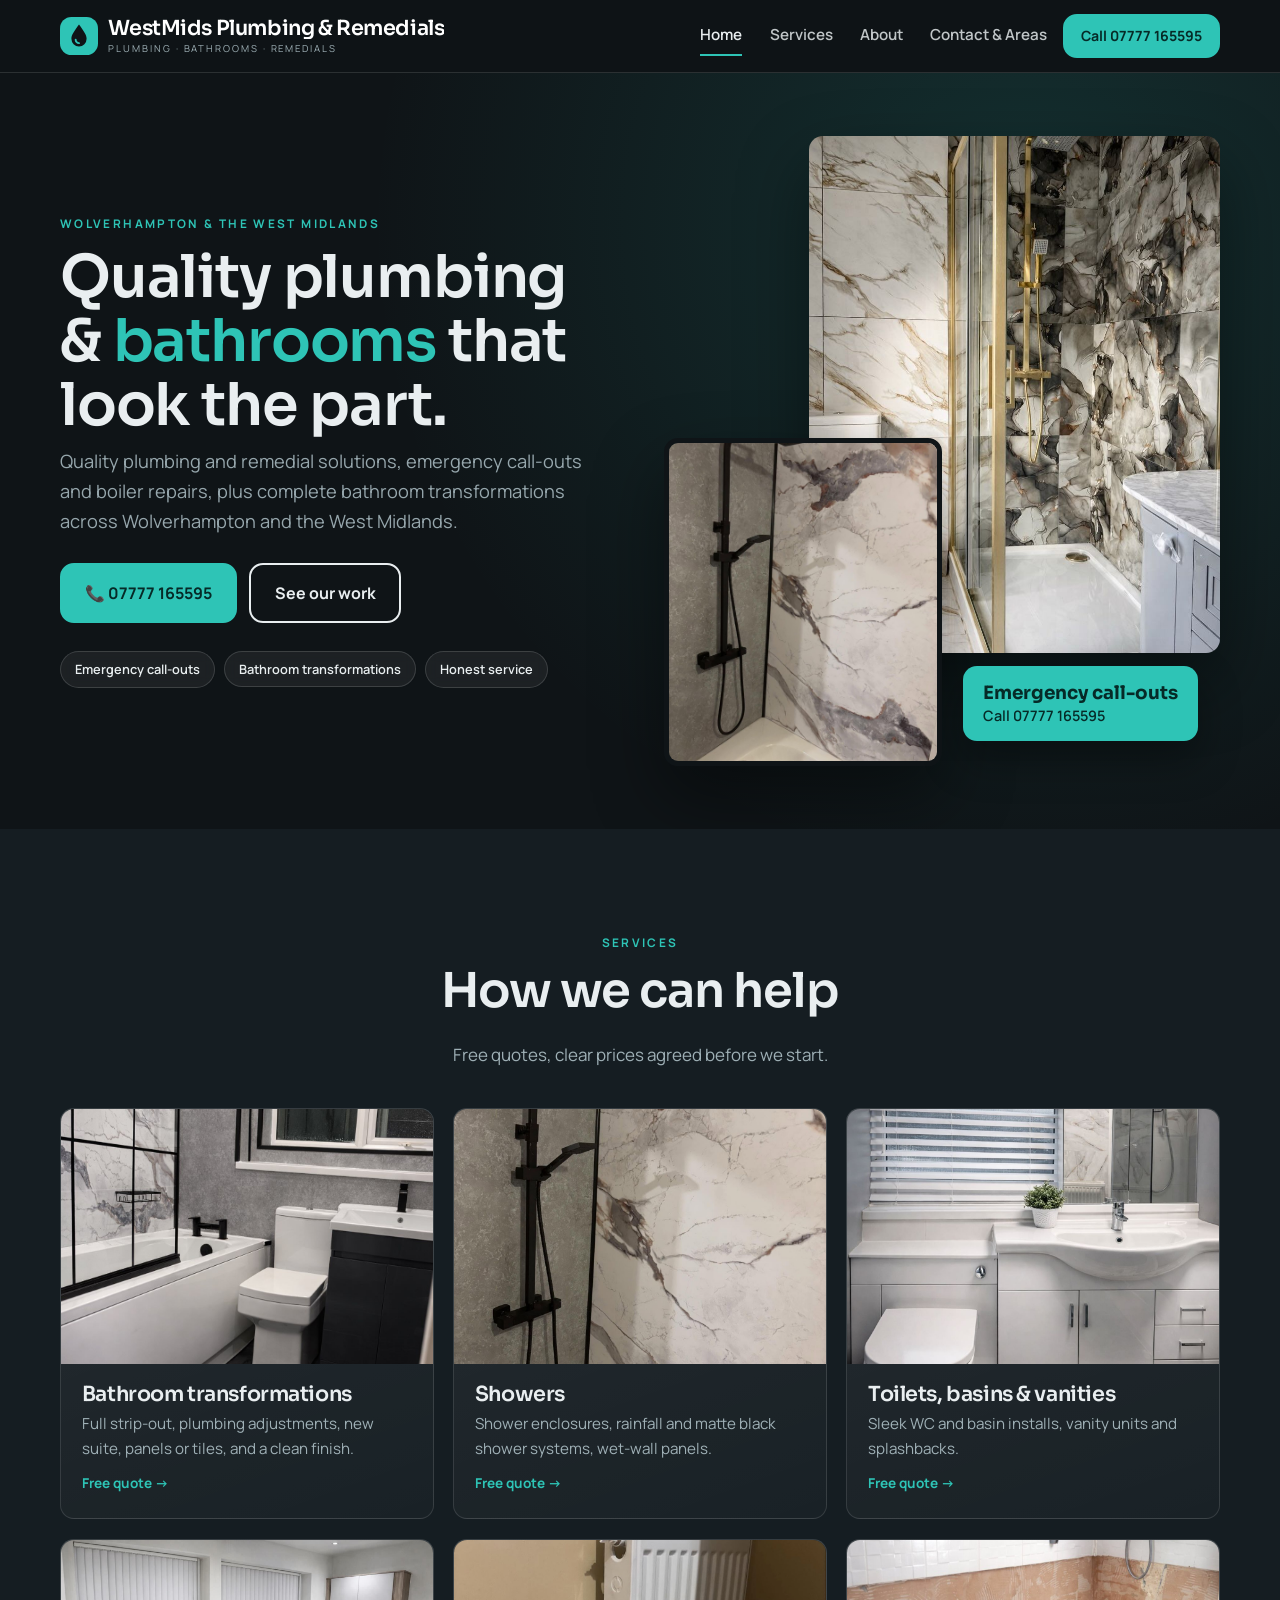
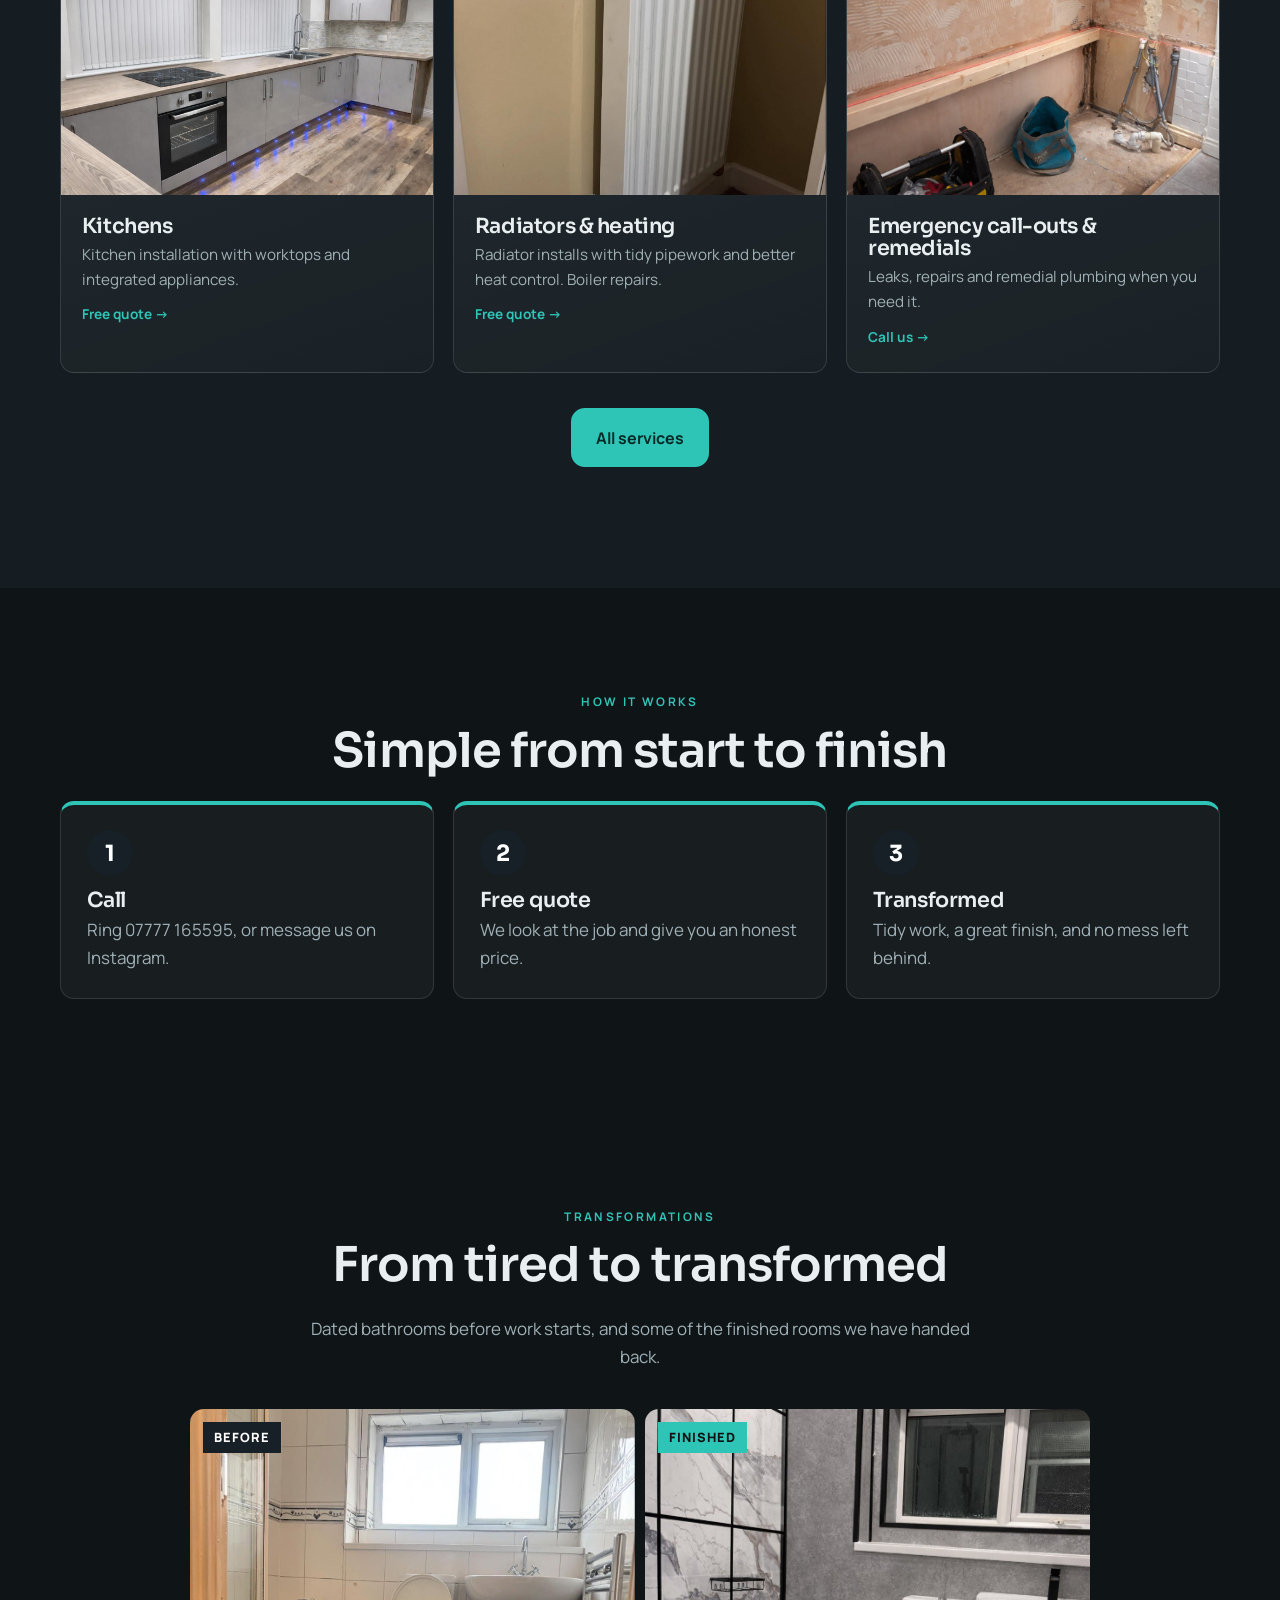
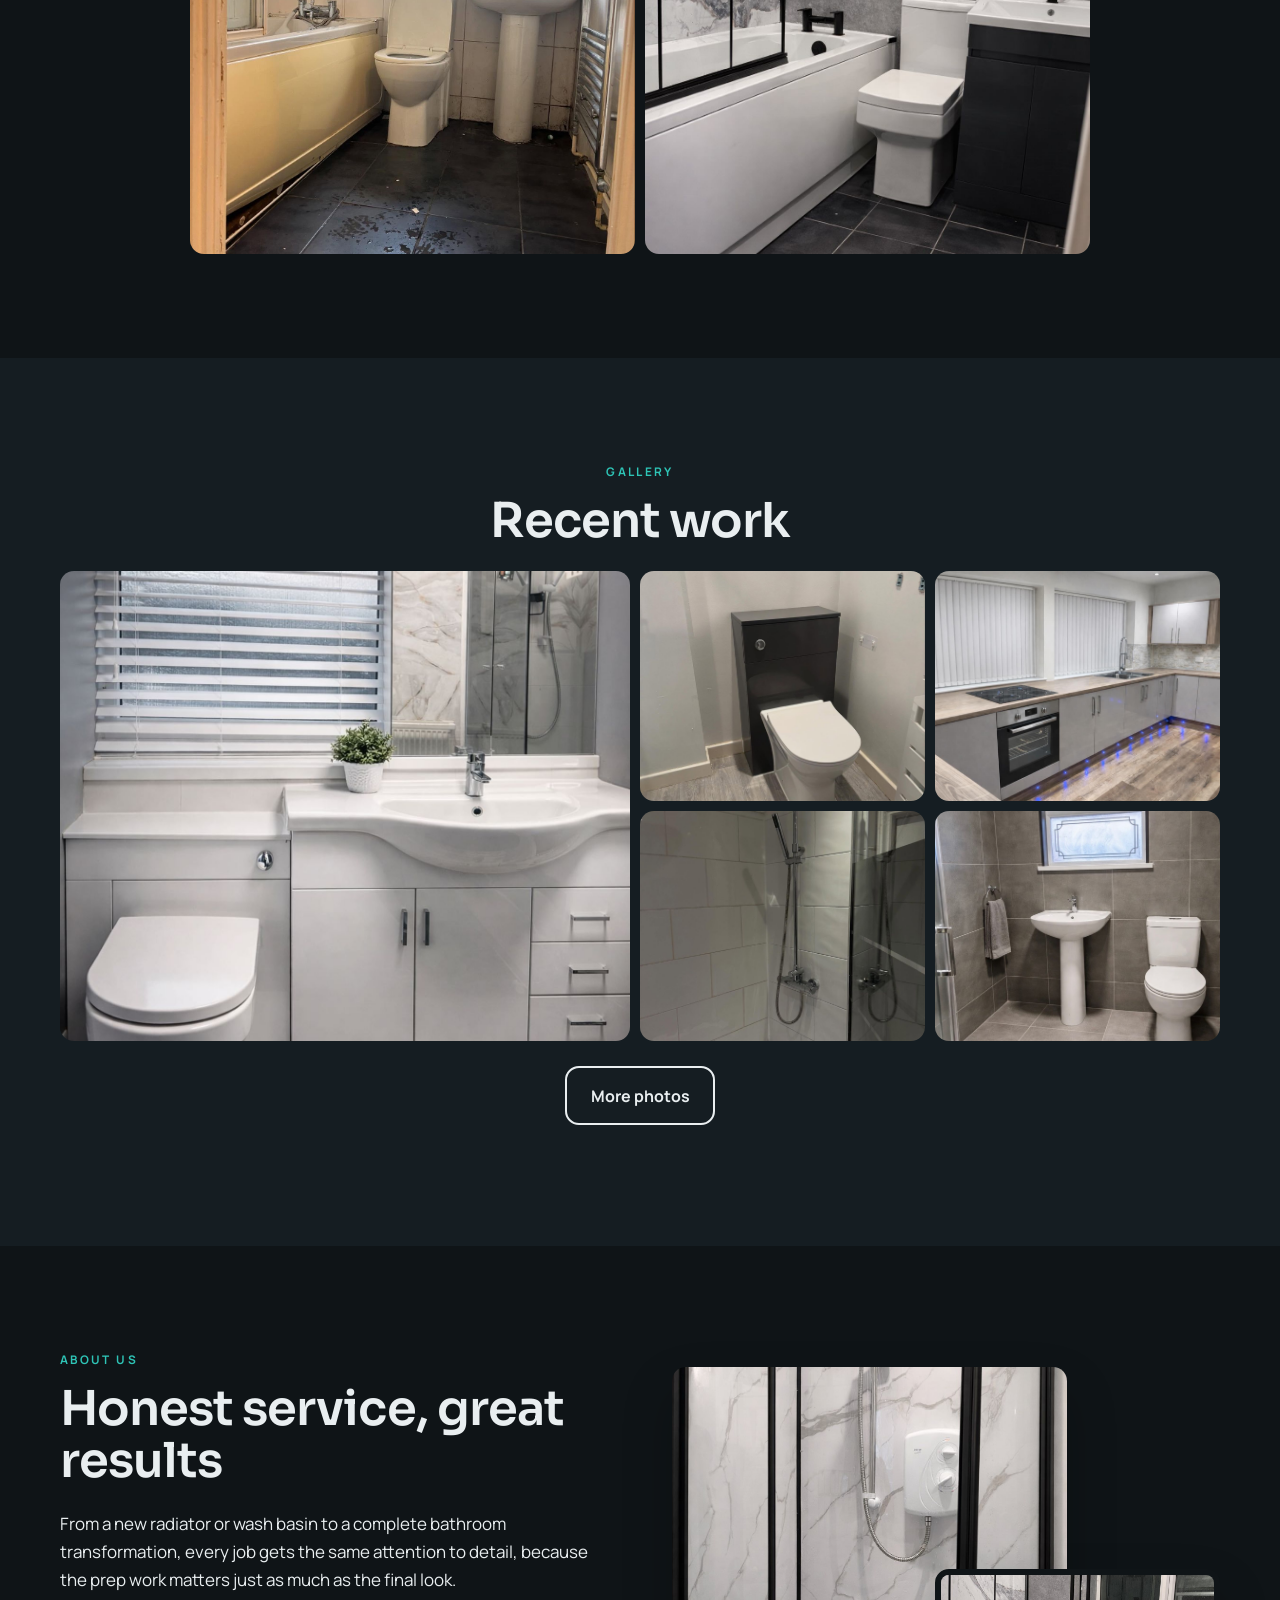
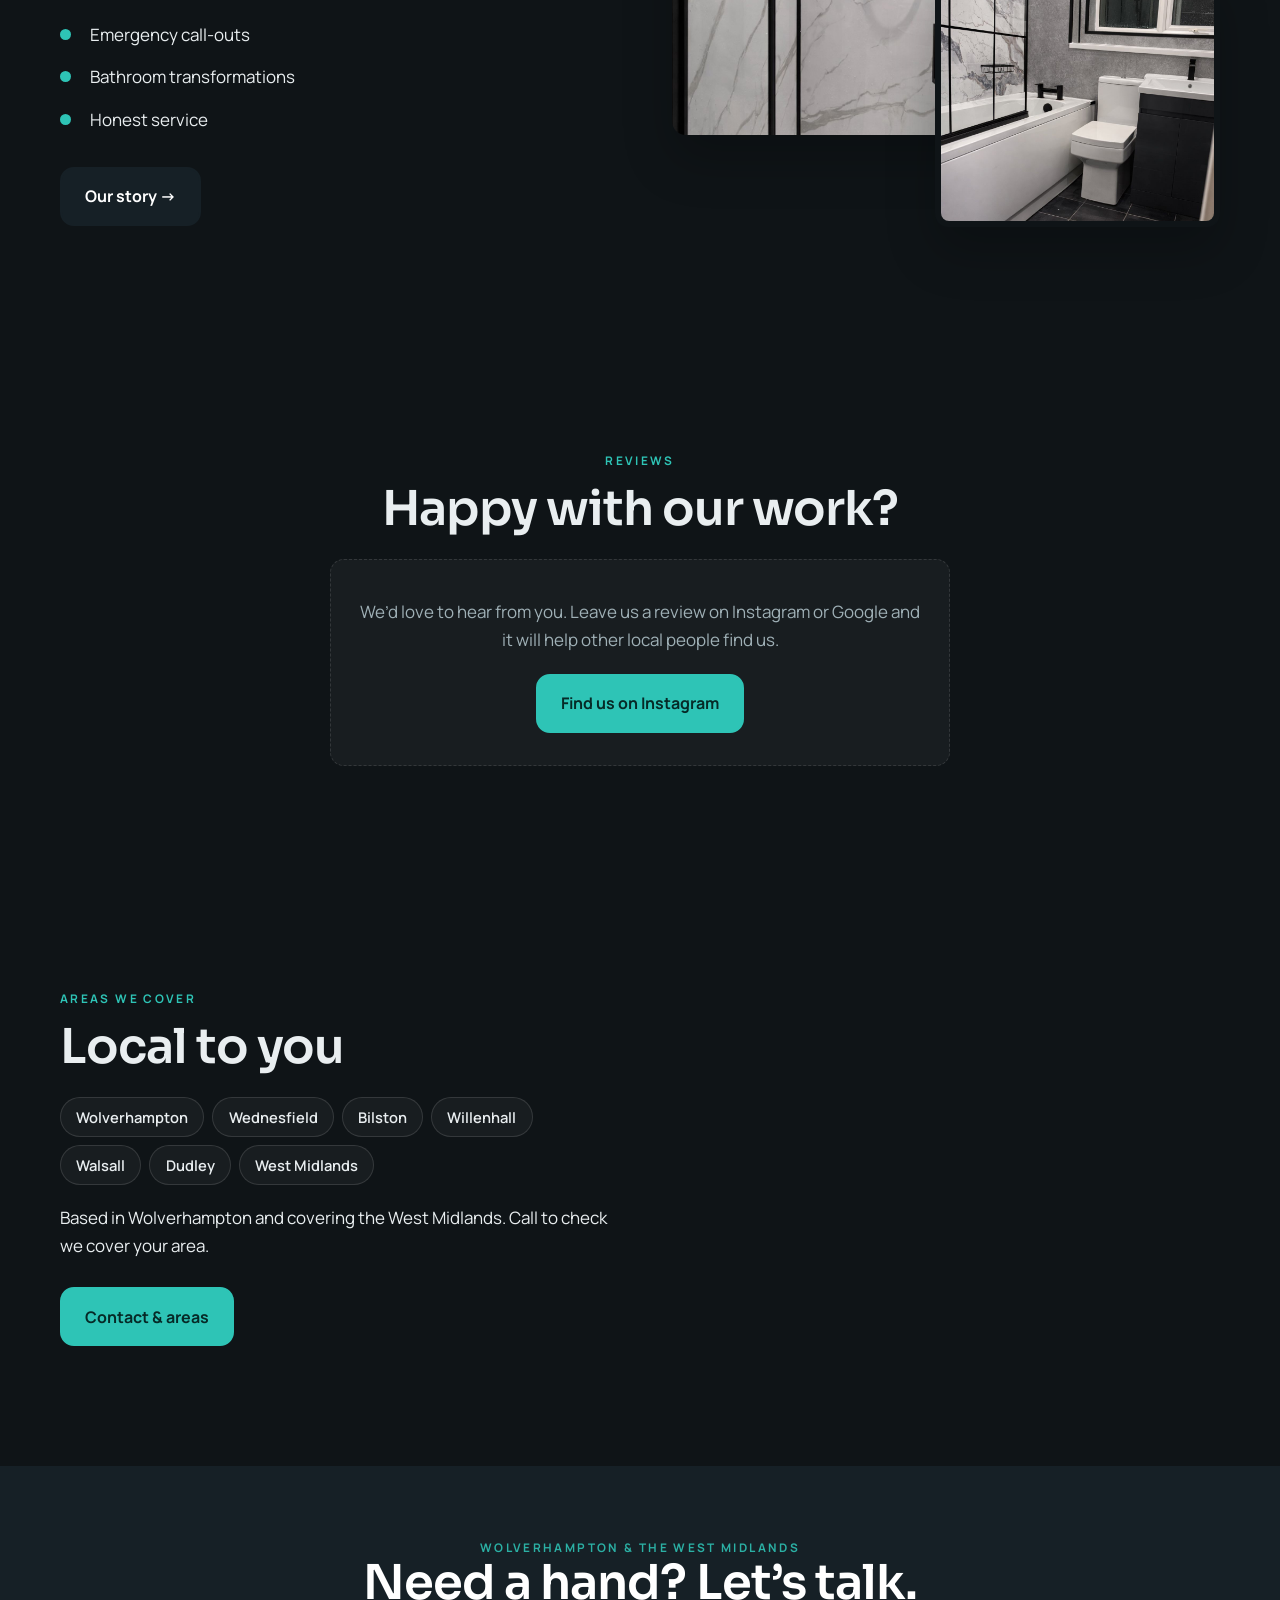
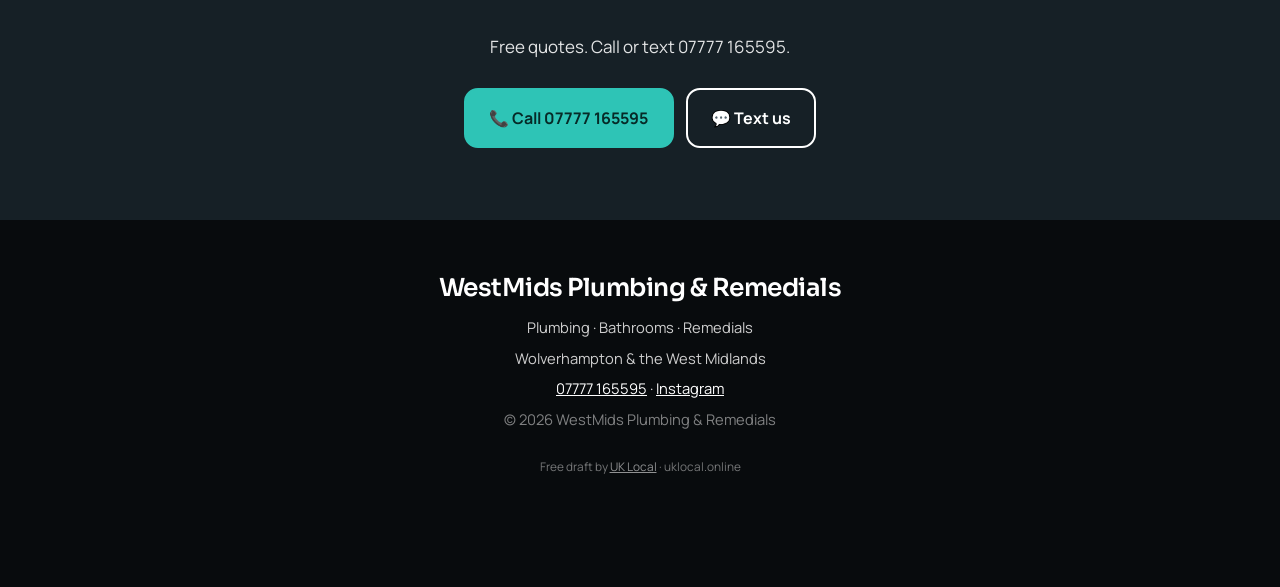
<file: index.html>
<!doctype html><html lang="en-GB"><head><meta charset="utf-8"><meta name="viewport" content="width=device-width,initial-scale=1">
<title>WestMids Plumbing &amp; Remedials | Plumbing in Wolverhampton</title><meta name="description" content="Quality plumbing and remedial solutions, emergency call-outs and boiler repairs, plus complete bathroom transformations across Wolverhampton and the West Midlands."><meta name="robots" content="noindex, nofollow"><meta name="theme-color" content="#162026">
<meta property="og:title" content="WestMids Plumbing &amp; Remedials | Wolverhampton"><meta property="og:description" content="Quality plumbing and remedial solutions, emergency call-outs and boiler repairs, plus complete bathroom transformations across Wolverhampton and the West Midlands."><meta property="og:image" content="https://westmidsplumbing.uklocal.online/assets/images/marble-gold.jpg">
<link rel="icon" href="data:image/svg+xml,%3Csvg%20viewBox%3D%220%200%2040%2040%22%20xmlns%3D%22http%3A//www.w3.org/2000/svg%22%3E%3Crect%20width%3D%2240%22%20height%3D%2240%22%20rx%3D%2212%22%20fill%3D%22%232ec4b6%22/%3E%3Cpath%20d%3D%22M20%208c5%207%208%2011%208%2015a8%208%200%200%201-16%200c0-4%203-8%208-15z%22%20fill%3D%22%230f1417%22/%3E%3Cpath%20d%3D%22M16.5%2024a3.5%203.5%200%200%200%203.5%203.5%22%20stroke%3D%22%232ec4b6%22%20stroke-width%3D%222%22%20fill%3D%22none%22%20stroke-linecap%3D%22round%22/%3E%3C/svg%3E">
<link rel="preconnect" href="https://fonts.googleapis.com"><link rel="preconnect" href="https://fonts.gstatic.com" crossorigin>
<link href="https://fonts.googleapis.com/css2?family=Sora:wght@400;600;700;800&family=Manrope:wght@400;500;600;700;800&display=swap" rel="stylesheet"><link rel="stylesheet" href="css/styles.css"></head><body>
<header class="nav"><div class="wrap nav-in"><a class="brand" href="index.html"><svg viewBox="0 0 40 40" aria-hidden="true"><rect width="40" height="40" rx="12" fill="var(--b)"/><path d="M20 8c5 7 8 11 8 15a8 8 0 0 1-16 0c0-4 3-8 8-15z" fill="#0f1417"/><path d="M16.5 24a3.5 3.5 0 0 0 3.5 3.5" stroke="var(--b)" stroke-width="2" fill="none" stroke-linecap="round"/></svg><span><b>WestMids Plumbing &amp; Remedials</b><small>Plumbing · Bathrooms · Remedials</small></span></a>
<nav class="links" id="links"><a href="index.html" class=on>Home</a><a href="services.html">Services</a><a href="about.html">About</a><a href="contact.html">Contact &amp; Areas</a></nav><a class="btn sm" href="tel:+447777165595">Call 07777 165595</a><button class="burger" id="burger" aria-label="Menu"><span></span><span></span><span></span></button></div></header><main><section class="hero split"><div class="wrap grid2"><div class="hero-in rv"><p class="eyebrow">Wolverhampton &amp; the West Midlands</p><h1>Quality plumbing &amp; <em>bathrooms</em> that look the part.</h1><p class="lead" style="color:var(--mut)">Quality plumbing and remedial solutions, emergency call-outs and boiler repairs, plus complete bathroom transformations across Wolverhampton and the West Midlands.</p>
<div class="cta"><a class="btn" href="tel:+447777165595">📞 07777 165595</a><a class="btn ghost" href="about.html#gallery">See our work</a></div><div class="badges"><span>Emergency call-outs</span><span>Bathroom transformations</span><span>Honest service</span></div></div>
<div class="pic"><img class="p1" src="assets/images/marble-gold.jpg" alt="Marble-effect tiling with a gold shower enclosure"><img class="p2" src="assets/images/black-shower.jpg" alt="Bold marble panels and a matte black shower system"><div class="hcard"><b>Emergency call-outs</b>Call 07777 165595</div></div></div></section><section class="s alt"><div class="wrap"><p class="eyebrow center">Services</p><h2 class="center">How we can help</h2><p class="center sub">Free quotes, clear prices agreed before we start.</p><div class="glass"><article class="gl rv"><img src="assets/images/bathroom-black.jpg" alt="Modern panels and matte black fittings" loading="lazy"><div><h3>Bathroom transformations</h3><p>Full strip-out, plumbing adjustments, new suite, panels or tiles, and a clean finish.</p><span class="price">Free quote →</span></div></article><article class="gl rv"><img src="assets/images/black-shower.jpg" alt="Bold marble panels and a matte black shower system" loading="lazy"><div><h3>Showers</h3><p>Shower enclosures, rainfall and matte black shower systems, wet-wall panels.</p><span class="price">Free quote →</span></div></article><article class="gl rv"><img src="assets/images/vanity-wc.jpg" alt="Full vanity and WC installation" loading="lazy"><div><h3>Toilets, basins &amp; vanities</h3><p>Sleek WC and basin installs, vanity units and splashbacks.</p><span class="price">Free quote →</span></div></article><article class="gl rv"><img src="assets/images/kitchen.jpg" alt="L-shaped kitchen with integrated appliances" loading="lazy"><div><h3>Kitchens</h3><p>Kitchen installation with worktops and integrated appliances.</p><span class="price">Free quote →</span></div></article><article class="gl rv"><img src="assets/images/radiator.jpg" alt="Fresh radiator installation" loading="lazy"><div><h3>Radiators &amp; heating</h3><p>Radiator installs with tidy pipework and better heat control. Boiler repairs.</p><span class="price">Free quote →</span></div></article><article class="gl rv"><img src="assets/images/strip-out.jpg" alt="Full strip-out in progress" loading="lazy"><div><h3>Emergency call-outs &amp; remedials</h3><p>Leaks, repairs and remedial plumbing when you need it.</p><span class="price">Call us →</span></div></article></div><p class="center" style="margin-top:2.2rem"><a class="btn" href="services.html">All services</a></p></div></section>
<section class="s"><div class="wrap"><p class="eyebrow center">How it works</p><h2 class="center">Simple from start to finish</h2><div class="steps"><div class="step rv"><h3>Call</h3><p>Ring 07777 165595, or message us on Instagram.</p></div><div class="step rv"><h3>Free quote</h3><p>We look at the job and give you an honest price.</p></div><div class="step rv"><h3>Transformed</h3><p>Tidy work, a great finish, and no mess left behind.</p></div></div></div></section><section class="s"><div class="wrap"><p class="eyebrow center">Transformations</p><h2 class="center">From tired to transformed</h2><p class="center sub">Dated bathrooms before work starts, and some of the finished rooms we have handed back.</p><div class="ba rv"><figure><img src="assets/images/before-1.jpg" alt="A dated bathroom before work starts" loading="lazy"><figcaption>Before</figcaption></figure><figure><img src="assets/images/bathroom-black.jpg" alt="A finished modern bathroom" loading="lazy"><figcaption>Finished</figcaption></figure></div></div></section><section class="s alt"><div class="wrap"><p class="eyebrow center">Gallery</p><h2 class="center">Recent work</h2><div class="strip rv"><a href="assets/images/vanity-wc.jpg" data-lb="Full vanity and WC installation"><img src="assets/images/vanity-wc.jpg" alt="Full vanity and WC installation" loading="lazy"></a><a href="assets/images/toilet-basin.jpg" data-lb="Sleek toilet and basin install"><img src="assets/images/toilet-basin.jpg" alt="Sleek toilet and basin install" loading="lazy"></a><a href="assets/images/kitchen.jpg" data-lb="L-shaped kitchen with integrated appliances"><img src="assets/images/kitchen.jpg" alt="L-shaped kitchen with integrated appliances" loading="lazy"></a><a href="assets/images/rainfall-shower.jpg" data-lb="Chrome rainfall shower over the bath"><img src="assets/images/rainfall-shower.jpg" alt="Chrome rainfall shower over the bath" loading="lazy"></a><a href="assets/images/grey-suite.jpg" data-lb="Complete new bathroom suite"><img src="assets/images/grey-suite.jpg" alt="Complete new bathroom suite" loading="lazy"></a></div><p class="center" style="margin-top:1.6rem"><a class="btn ghost" href="about.html#gallery">More photos</a></p></div></section><section class="s"><div class="wrap two"><div class="rv"><p class="eyebrow">About us</p><h2>Honest service, great results</h2><p>From a new radiator or wash basin to a complete bathroom transformation, every job gets the same attention to detail, because the prep work matters just as much as the final look.</p><ul class="ticks"><li>Emergency call-outs</li><li>Bathroom transformations</li><li>Honest service</li></ul><p style="margin-top:1.6rem"><a class="btn alt" href="about.html">Our story →</a></p></div>
<figure class="stack rv"><img class="a1" src="assets/images/shower-enclosure.jpg" alt="Marble-effect shower enclosure" loading="lazy"><img class="a2" src="assets/images/bathroom-black.jpg" alt="Modern panels and matte black fittings" loading="lazy"></figure></div></section><section class="s"><div class="wrap"><p class="eyebrow center">Reviews</p><h2 class="center">Happy with our work?</h2><div class="noreview rv"><p>We’d love to hear from you. Leave us a review on Instagram or Google and it will help other local people find us.</p><a class="btn" href="https://www.instagram.com/wmp_rs/" rel="noopener">Find us on Instagram</a></div></div></section><section class="s"><div class="wrap two"><div class="rv"><p class="eyebrow">Areas we cover</p><h2>Local to you</h2><div class="chips"><span>Wolverhampton</span><span>Wednesfield</span><span>Bilston</span><span>Willenhall</span><span>Walsall</span><span>Dudley</span><span>West Midlands</span></div><p>Based in Wolverhampton and covering the West Midlands. Call to check we cover your area.</p><div class="cta"><a class="btn" href="contact.html">Contact &amp; areas</a></div></div><div class="map rv"><iframe title="Map: Wolverhampton" loading="lazy" referrerpolicy="no-referrer-when-downgrade" src="https://www.google.com/maps?q=Wolverhampton%2C+UK&z=12&output=embed" style="height:380px"></iframe></div></div></section><section class="band"><div class="wrap rv"><p class="eyebrow">Wolverhampton &amp; the West Midlands</p><h2>Need a hand? Let’s talk.</h2><p>Free quotes. Call or text 07777 165595.</p>
<div class="cta"><a class="btn" href="tel:+447777165595">📞 Call 07777 165595</a><a class="btn ghost" style="color:#fff" href="sms:+447777165595">💬 Text us</a></div></div></section></main>
<footer class="foot"><div class="wrap"><b>WestMids Plumbing &amp; Remedials</b><p>Plumbing · Bathrooms · Remedials</p><p>Wolverhampton &amp; the West Midlands</p>
<p><a href="tel:+447777165595">07777 165595</a> · <a href="https://www.instagram.com/wmp_rs/" rel="noopener">Instagram</a></p><p style="opacity:.6">© 2026 WestMids Plumbing &amp; Remedials</p>
<p class="ex">Free draft by <a href="https://uklocal.online">UK Local</a> · uklocal.online</p></div></footer>
<div class="mbar"><a class="call" href="tel:+447777165595">📞 Call</a><a href="sms:+447777165595">💬 Text</a><a href="contact.html">📍 Areas</a></div>
<div class="lb" id="lb"><button aria-label="Close">×</button><img alt=""><p></p></div><script src="js/main.js"></script></body></html>
</file>
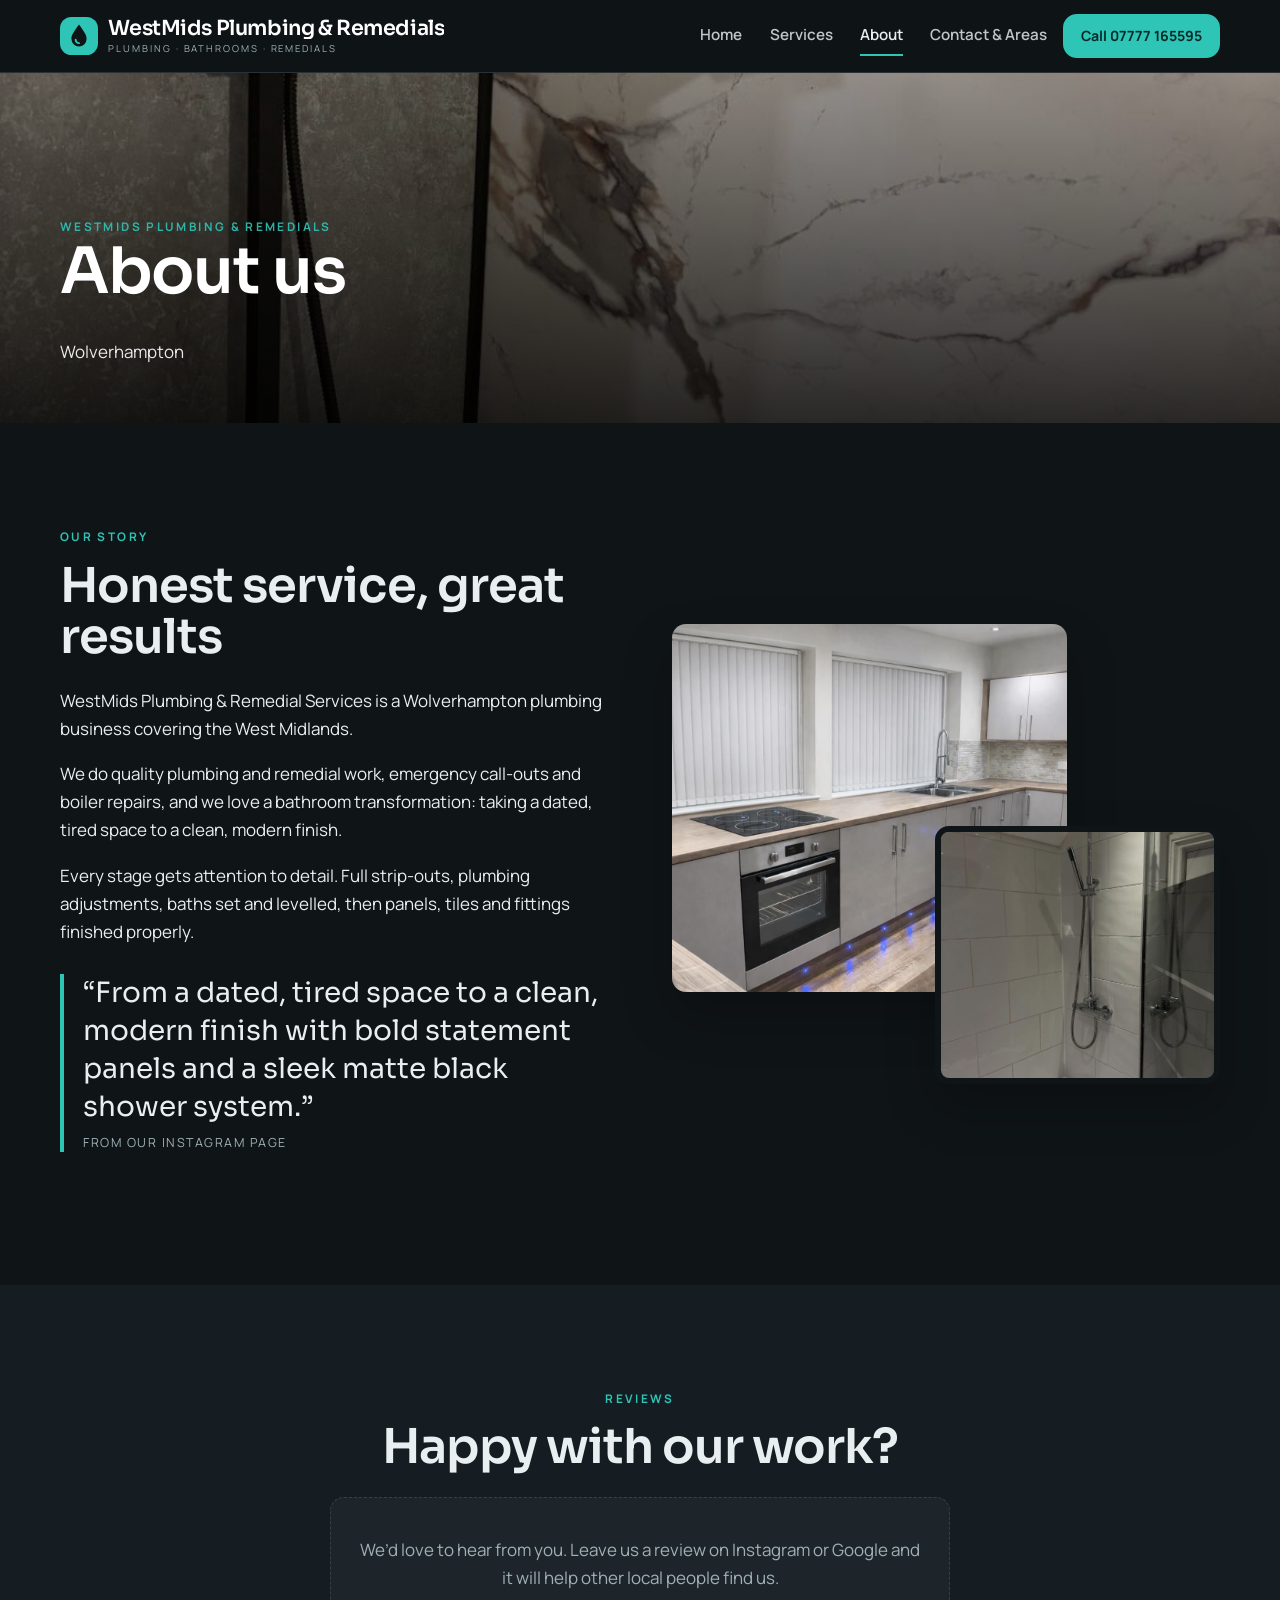
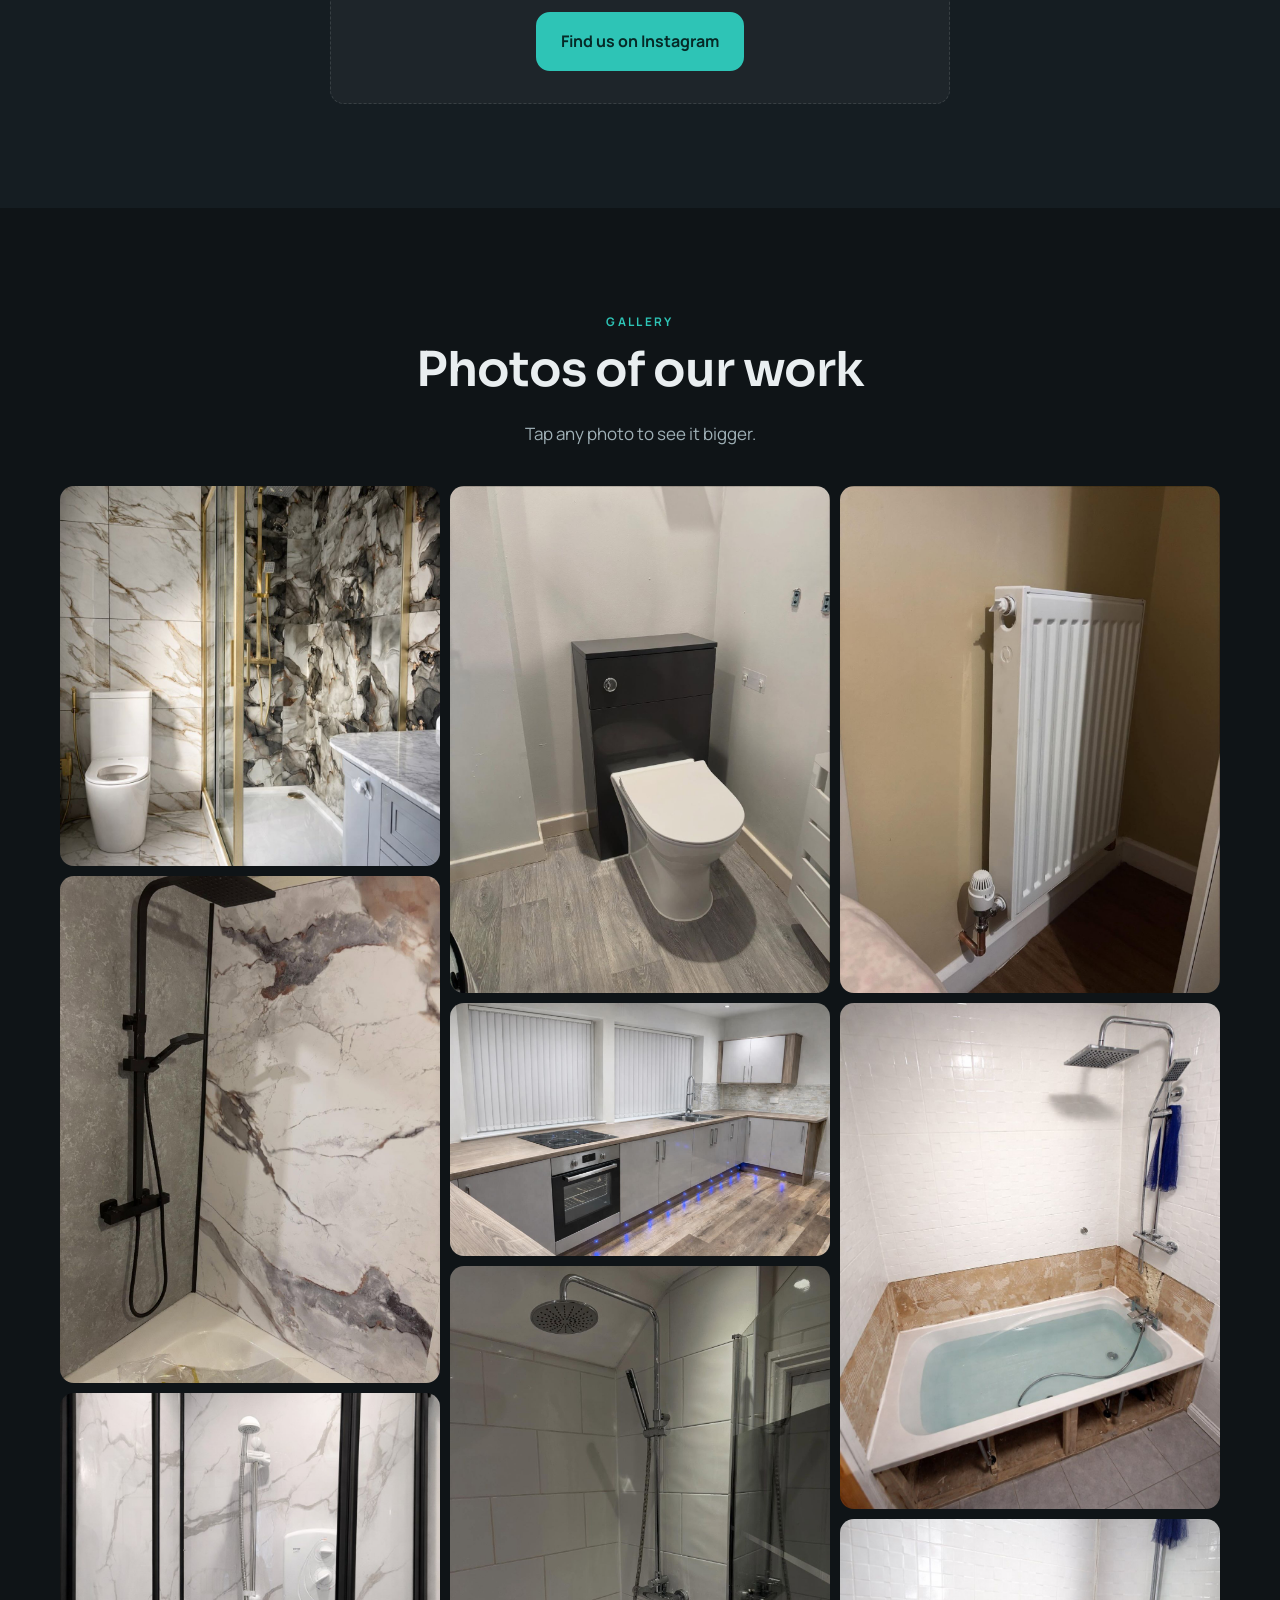
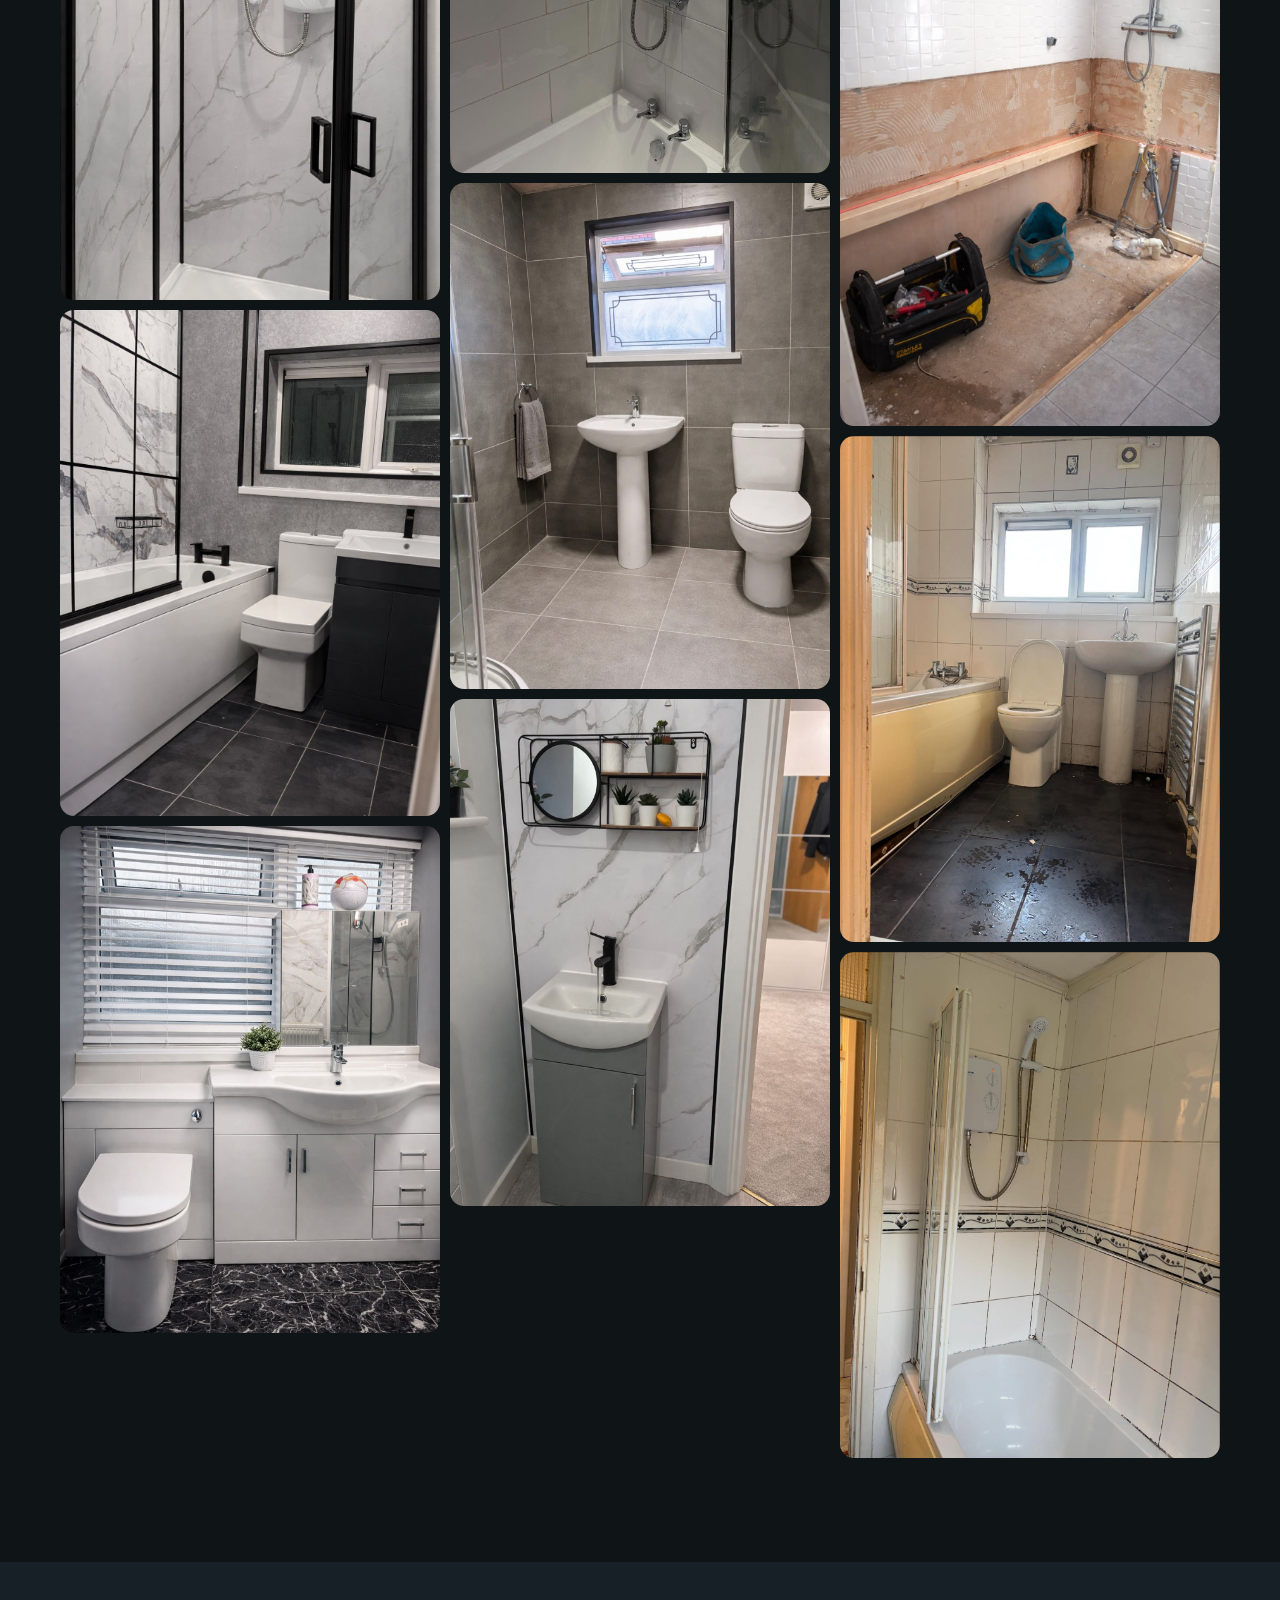
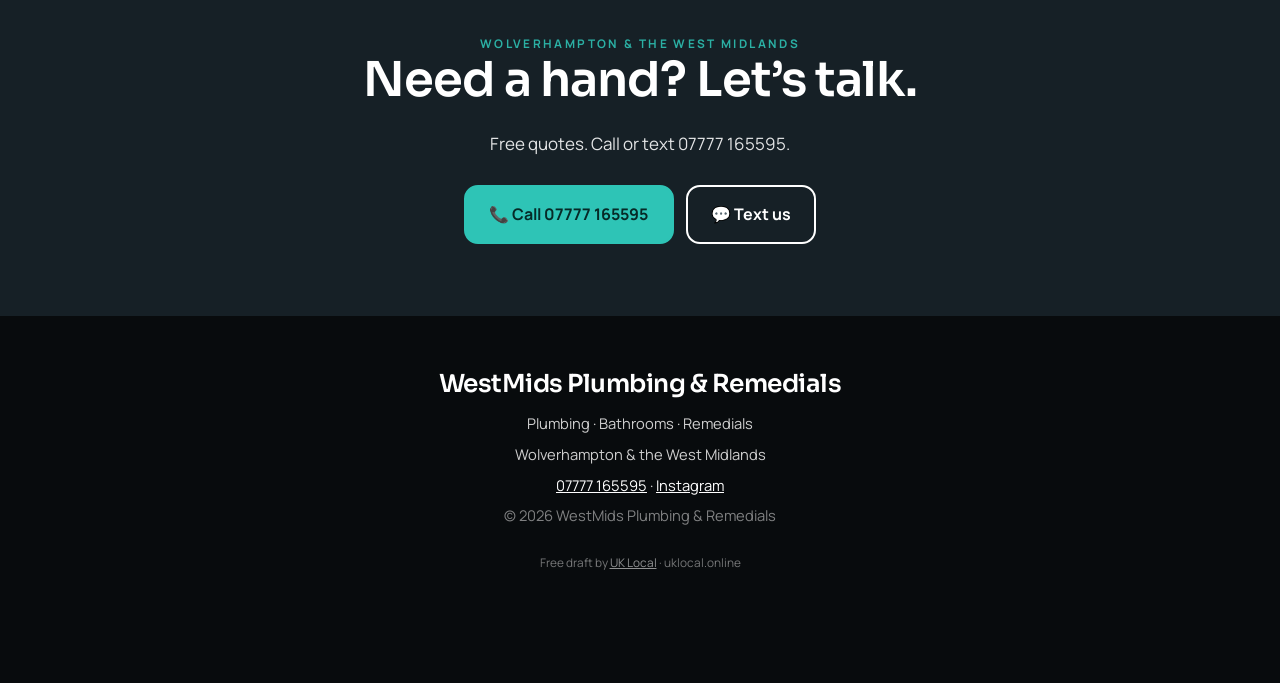
<file: about.html>
<!doctype html><html lang="en-GB"><head><meta charset="utf-8"><meta name="viewport" content="width=device-width,initial-scale=1">
<title>About | WestMids Plumbing &amp; Remedials</title><meta name="description" content="WestMids Plumbing &amp; Remedial Services is a Wolverhampton plumbing business covering the West Midlands."><meta name="robots" content="noindex, nofollow"><meta name="theme-color" content="#162026">
<meta property="og:title" content="WestMids Plumbing &amp; Remedials | Wolverhampton"><meta property="og:description" content="WestMids Plumbing &amp; Remedial Services is a Wolverhampton plumbing business covering the West Midlands."><meta property="og:image" content="https://westmidsplumbing.uklocal.online/assets/images/marble-gold.jpg">
<link rel="icon" href="data:image/svg+xml,%3Csvg%20viewBox%3D%220%200%2040%2040%22%20xmlns%3D%22http%3A//www.w3.org/2000/svg%22%3E%3Crect%20width%3D%2240%22%20height%3D%2240%22%20rx%3D%2212%22%20fill%3D%22%232ec4b6%22/%3E%3Cpath%20d%3D%22M20%208c5%207%208%2011%208%2015a8%208%200%200%201-16%200c0-4%203-8%208-15z%22%20fill%3D%22%230f1417%22/%3E%3Cpath%20d%3D%22M16.5%2024a3.5%203.5%200%200%200%203.5%203.5%22%20stroke%3D%22%232ec4b6%22%20stroke-width%3D%222%22%20fill%3D%22none%22%20stroke-linecap%3D%22round%22/%3E%3C/svg%3E">
<link rel="preconnect" href="https://fonts.googleapis.com"><link rel="preconnect" href="https://fonts.gstatic.com" crossorigin>
<link href="https://fonts.googleapis.com/css2?family=Sora:wght@400;600;700;800&family=Manrope:wght@400;500;600;700;800&display=swap" rel="stylesheet"><link rel="stylesheet" href="css/styles.css"></head><body>
<header class="nav"><div class="wrap nav-in"><a class="brand" href="index.html"><svg viewBox="0 0 40 40" aria-hidden="true"><rect width="40" height="40" rx="12" fill="var(--b)"/><path d="M20 8c5 7 8 11 8 15a8 8 0 0 1-16 0c0-4 3-8 8-15z" fill="#0f1417"/><path d="M16.5 24a3.5 3.5 0 0 0 3.5 3.5" stroke="var(--b)" stroke-width="2" fill="none" stroke-linecap="round"/></svg><span><b>WestMids Plumbing &amp; Remedials</b><small>Plumbing · Bathrooms · Remedials</small></span></a>
<nav class="links" id="links"><a href="index.html">Home</a><a href="services.html">Services</a><a href="about.html" class=on>About</a><a href="contact.html">Contact &amp; Areas</a></nav><a class="btn sm" href="tel:+447777165595">Call 07777 165595</a><button class="burger" id="burger" aria-label="Menu"><span></span><span></span><span></span></button></div></header><main><section class="phero"><img src="assets/images/black-shower.jpg" alt=""><div class="shade"></div><div class="wrap rv"><p class="eyebrow">WestMids Plumbing &amp; Remedials</p><h1>About us</h1><p>Wolverhampton</p></div></section>
<section class="s"><div class="wrap two"><div class="rv"><p class="eyebrow">Our story</p><h2>Honest service, great results</h2><p>WestMids Plumbing &amp; Remedial Services is a Wolverhampton plumbing business covering the West Midlands.</p><p>We do quality plumbing and remedial work, emergency call-outs and boiler repairs, and we love a bathroom transformation: taking a dated, tired space to a clean, modern finish.</p><p>Every stage gets attention to detail. Full strip-outs, plumbing adjustments, baths set and levelled, then panels, tiles and fittings finished properly.</p><p class="pull">“From a dated, tired space to a clean, modern finish with bold statement panels and a sleek matte black shower system.”<small>From our Instagram page</small></p></div><figure class="stack rv"><img class="a1" src="assets/images/kitchen.jpg" alt="L-shaped kitchen with integrated appliances" loading="lazy"><img class="a2" src="assets/images/rainfall-shower.jpg" alt="Chrome rainfall shower over the bath" loading="lazy"></figure></div></section>
<section class="s alt"><div class="wrap"><p class="eyebrow center">Reviews</p><h2 class="center">Happy with our work?</h2><div class="noreview rv"><p>We’d love to hear from you. Leave us a review on Instagram or Google and it will help other local people find us.</p><a class="btn" href="https://www.instagram.com/wmp_rs/" rel="noopener">Find us on Instagram</a></div></div></section><section class="s" id="gallery"><div class="wrap"><p class="eyebrow center">Gallery</p><h2 class="center">Photos of our work</h2><p class="center sub">Tap any photo to see it bigger.</p><div class="gal"><a href="assets/images/marble-gold.jpg" data-lb="Marble-effect tiling with a gold shower enclosure"><img src="assets/images/marble-gold.jpg" alt="Marble-effect tiling with a gold shower enclosure" loading="lazy"></a><a href="assets/images/black-shower.jpg" data-lb="Bold marble panels and a matte black shower system"><img src="assets/images/black-shower.jpg" alt="Bold marble panels and a matte black shower system" loading="lazy"></a><a href="assets/images/shower-enclosure.jpg" data-lb="Marble-effect shower enclosure"><img src="assets/images/shower-enclosure.jpg" alt="Marble-effect shower enclosure" loading="lazy"></a><a href="assets/images/bathroom-black.jpg" data-lb="Modern panels and matte black fittings"><img src="assets/images/bathroom-black.jpg" alt="Modern panels and matte black fittings" loading="lazy"></a><a href="assets/images/vanity-wc.jpg" data-lb="Full vanity and WC installation"><img src="assets/images/vanity-wc.jpg" alt="Full vanity and WC installation" loading="lazy"></a><a href="assets/images/toilet-basin.jpg" data-lb="Sleek toilet and basin install"><img src="assets/images/toilet-basin.jpg" alt="Sleek toilet and basin install" loading="lazy"></a><a href="assets/images/kitchen.jpg" data-lb="L-shaped kitchen with integrated appliances"><img src="assets/images/kitchen.jpg" alt="L-shaped kitchen with integrated appliances" loading="lazy"></a><a href="assets/images/rainfall-shower.jpg" data-lb="Chrome rainfall shower over the bath"><img src="assets/images/rainfall-shower.jpg" alt="Chrome rainfall shower over the bath" loading="lazy"></a><a href="assets/images/grey-suite.jpg" data-lb="Complete new bathroom suite"><img src="assets/images/grey-suite.jpg" alt="Complete new bathroom suite" loading="lazy"></a><a href="assets/images/basin-cladding.jpg" data-lb="Wash basin with PVC cladding splashback"><img src="assets/images/basin-cladding.jpg" alt="Wash basin with PVC cladding splashback" loading="lazy"></a><a href="assets/images/radiator.jpg" data-lb="Fresh radiator installation"><img src="assets/images/radiator.jpg" alt="Fresh radiator installation" loading="lazy"></a><a href="assets/images/bath-levelled.jpg" data-lb="Bath set and levelled, ready for finishing"><img src="assets/images/bath-levelled.jpg" alt="Bath set and levelled, ready for finishing" loading="lazy"></a><a href="assets/images/strip-out.jpg" data-lb="Full strip-out in progress"><img src="assets/images/strip-out.jpg" alt="Full strip-out in progress" loading="lazy"></a><a href="assets/images/before-1.jpg" data-lb="A dated bathroom before work starts"><img src="assets/images/before-1.jpg" alt="A dated bathroom before work starts" loading="lazy"></a><a href="assets/images/before-2.jpg" data-lb="Before: tired tiles and an old suite"><img src="assets/images/before-2.jpg" alt="Before: tired tiles and an old suite" loading="lazy"></a></div></div></section><section class="band"><div class="wrap rv"><p class="eyebrow">Wolverhampton &amp; the West Midlands</p><h2>Need a hand? Let’s talk.</h2><p>Free quotes. Call or text 07777 165595.</p>
<div class="cta"><a class="btn" href="tel:+447777165595">📞 Call 07777 165595</a><a class="btn ghost" style="color:#fff" href="sms:+447777165595">💬 Text us</a></div></div></section></main>
<footer class="foot"><div class="wrap"><b>WestMids Plumbing &amp; Remedials</b><p>Plumbing · Bathrooms · Remedials</p><p>Wolverhampton &amp; the West Midlands</p>
<p><a href="tel:+447777165595">07777 165595</a> · <a href="https://www.instagram.com/wmp_rs/" rel="noopener">Instagram</a></p><p style="opacity:.6">© 2026 WestMids Plumbing &amp; Remedials</p>
<p class="ex">Free draft by <a href="https://uklocal.online">UK Local</a> · uklocal.online</p></div></footer>
<div class="mbar"><a class="call" href="tel:+447777165595">📞 Call</a><a href="sms:+447777165595">💬 Text</a><a href="contact.html">📍 Areas</a></div>
<div class="lb" id="lb"><button aria-label="Close">×</button><img alt=""><p></p></div><script src="js/main.js"></script></body></html>
</file>
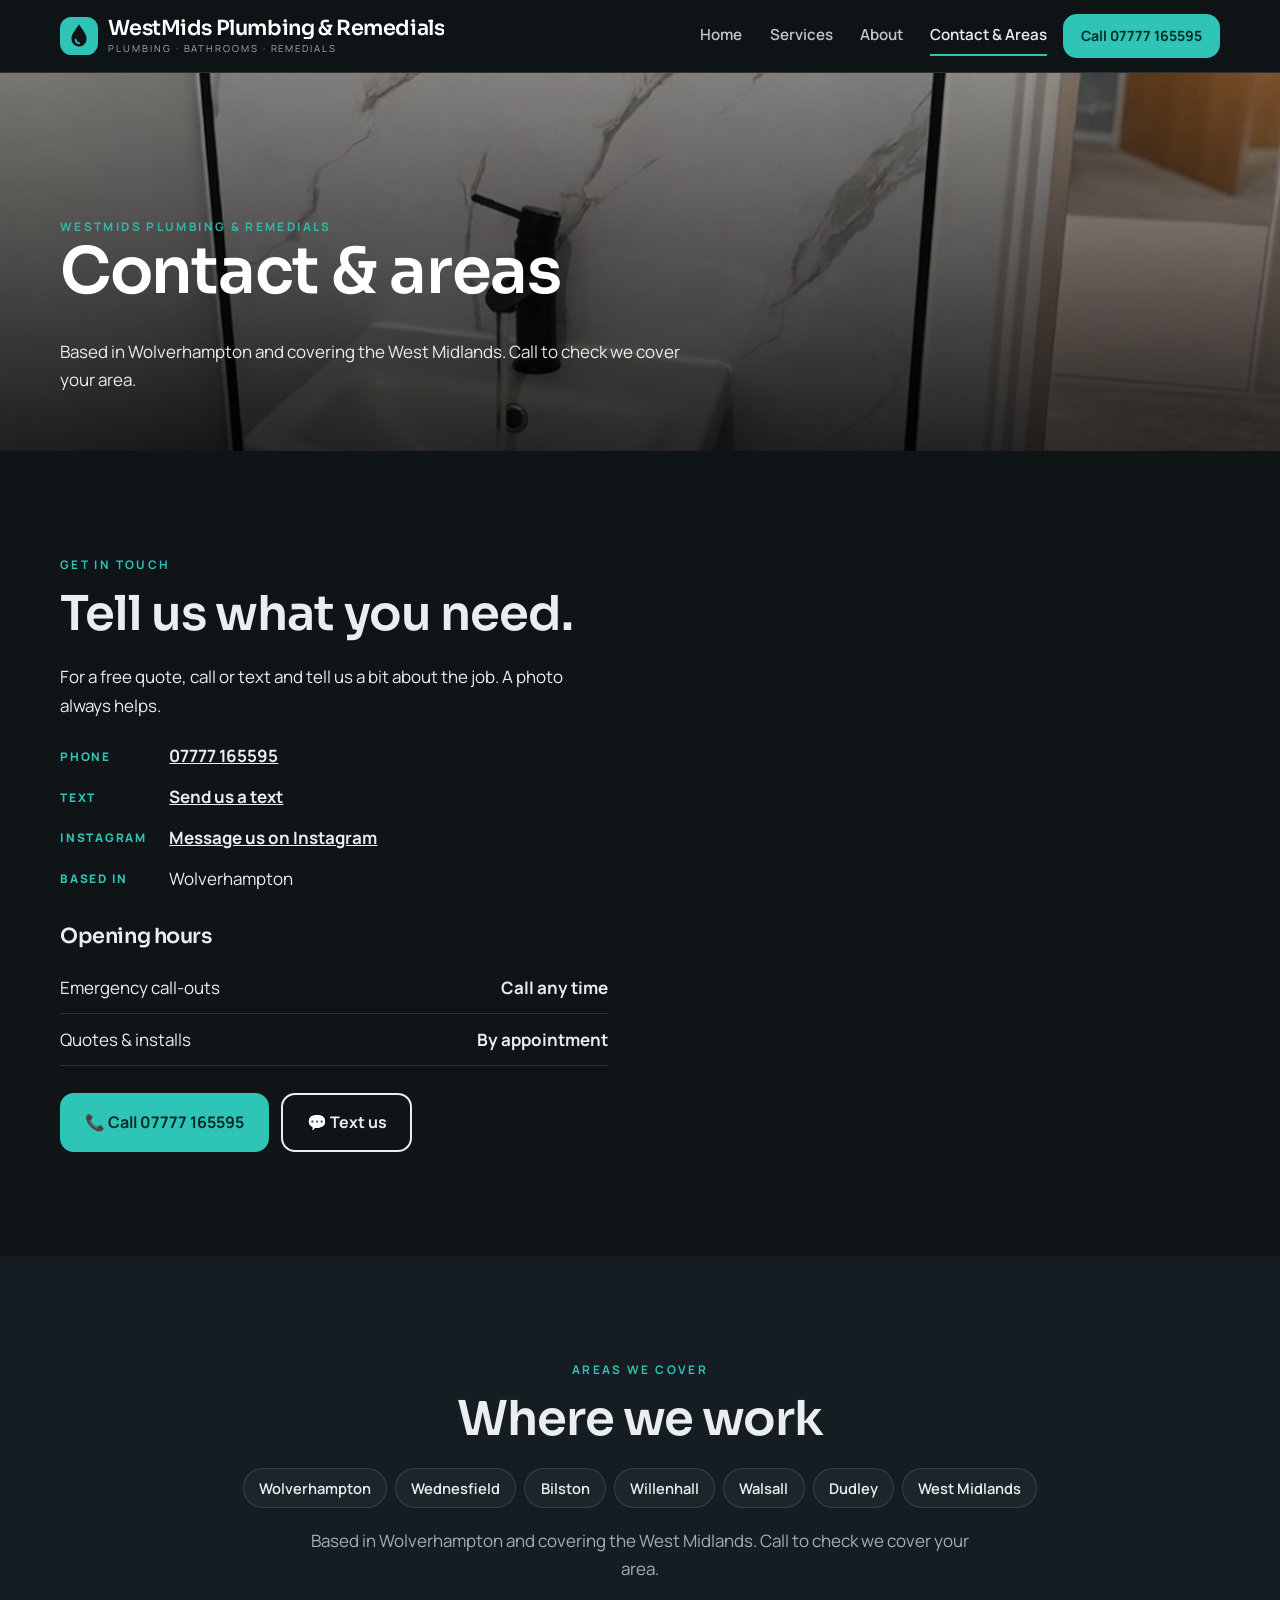
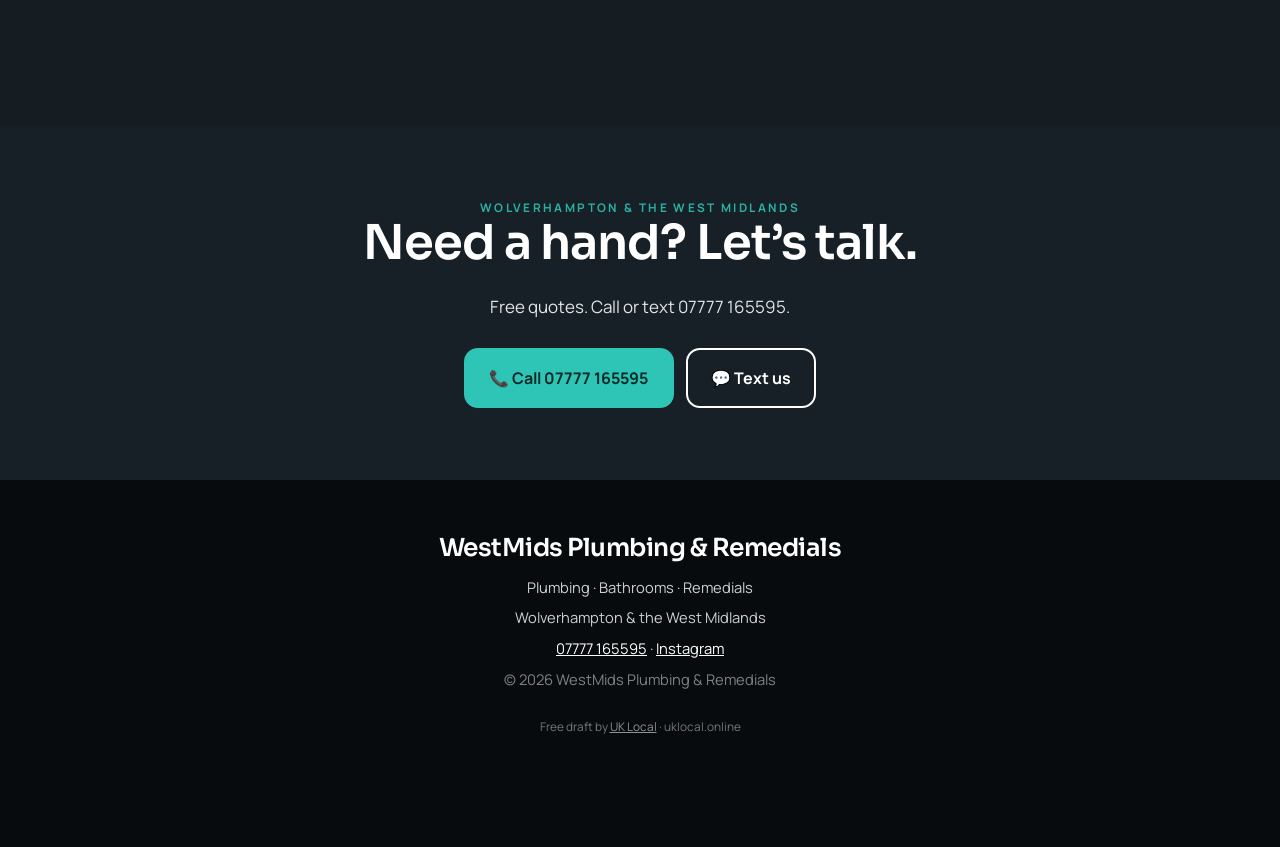
<file: contact.html>
<!doctype html><html lang="en-GB"><head><meta charset="utf-8"><meta name="viewport" content="width=device-width,initial-scale=1">
<title>Contact &amp; areas | WestMids Plumbing &amp; Remedials</title><meta name="description" content="Based in Wolverhampton and covering the West Midlands. Call to check we cover your area."><meta name="robots" content="noindex, nofollow"><meta name="theme-color" content="#162026">
<meta property="og:title" content="WestMids Plumbing &amp; Remedials | Wolverhampton"><meta property="og:description" content="Based in Wolverhampton and covering the West Midlands. Call to check we cover your area."><meta property="og:image" content="https://westmidsplumbing.uklocal.online/assets/images/marble-gold.jpg">
<link rel="icon" href="data:image/svg+xml,%3Csvg%20viewBox%3D%220%200%2040%2040%22%20xmlns%3D%22http%3A//www.w3.org/2000/svg%22%3E%3Crect%20width%3D%2240%22%20height%3D%2240%22%20rx%3D%2212%22%20fill%3D%22%232ec4b6%22/%3E%3Cpath%20d%3D%22M20%208c5%207%208%2011%208%2015a8%208%200%200%201-16%200c0-4%203-8%208-15z%22%20fill%3D%22%230f1417%22/%3E%3Cpath%20d%3D%22M16.5%2024a3.5%203.5%200%200%200%203.5%203.5%22%20stroke%3D%22%232ec4b6%22%20stroke-width%3D%222%22%20fill%3D%22none%22%20stroke-linecap%3D%22round%22/%3E%3C/svg%3E">
<link rel="preconnect" href="https://fonts.googleapis.com"><link rel="preconnect" href="https://fonts.gstatic.com" crossorigin>
<link href="https://fonts.googleapis.com/css2?family=Sora:wght@400;600;700;800&family=Manrope:wght@400;500;600;700;800&display=swap" rel="stylesheet"><link rel="stylesheet" href="css/styles.css"></head><body>
<header class="nav"><div class="wrap nav-in"><a class="brand" href="index.html"><svg viewBox="0 0 40 40" aria-hidden="true"><rect width="40" height="40" rx="12" fill="var(--b)"/><path d="M20 8c5 7 8 11 8 15a8 8 0 0 1-16 0c0-4 3-8 8-15z" fill="#0f1417"/><path d="M16.5 24a3.5 3.5 0 0 0 3.5 3.5" stroke="var(--b)" stroke-width="2" fill="none" stroke-linecap="round"/></svg><span><b>WestMids Plumbing &amp; Remedials</b><small>Plumbing · Bathrooms · Remedials</small></span></a>
<nav class="links" id="links"><a href="index.html">Home</a><a href="services.html">Services</a><a href="about.html">About</a><a href="contact.html" class=on>Contact &amp; Areas</a></nav><a class="btn sm" href="tel:+447777165595">Call 07777 165595</a><button class="burger" id="burger" aria-label="Menu"><span></span><span></span><span></span></button></div></header><main><section class="phero"><img src="assets/images/basin-cladding.jpg" alt=""><div class="shade"></div><div class="wrap rv"><p class="eyebrow">WestMids Plumbing &amp; Remedials</p><h1>Contact &amp; areas</h1><p>Based in Wolverhampton and covering the West Midlands. Call to check we cover your area.</p></div></section>
<section class="s"><div class="wrap two" style="align-items:start"><div class="rv"><p class="eyebrow">Get in touch</p><h2>Tell us what you need.</h2><p>For a free quote, call or text and tell us a bit about the job. A photo always helps.</p>
<dl class="info"><dt>Phone</dt><dd><a href="tel:+447777165595">07777 165595</a></dd><dt>Text</dt><dd><a href="sms:+447777165595">Send us a text</a></dd><dt>Instagram</dt><dd><a href="https://www.instagram.com/wmp_rs/" rel="noopener">Message us on Instagram</a></dd><dt>Based in</dt><dd>Wolverhampton</dd></dl><h3 style="margin-top:2rem">Opening hours</h3><table class="hours"><tr><td>Emergency call-outs</td><td>Call any time</td></tr><tr><td>Quotes &amp; installs</td><td>By appointment</td></tr></table>
<div class="cta"><a class="btn" href="tel:+447777165595">📞 Call 07777 165595</a><a class="btn ghost" href="sms:+447777165595">💬 Text us</a></div></div><div class="map rv"><iframe title="Map: Wolverhampton" loading="lazy" referrerpolicy="no-referrer-when-downgrade" src="https://www.google.com/maps?q=Wolverhampton%2C+UK&z=12&output=embed"></iframe></div></div></section>
<section class="s alt"><div class="wrap"><p class="eyebrow center">Areas we cover</p><h2 class="center">Where we work</h2><div class="chips" style="justify-content:center"><span>Wolverhampton</span><span>Wednesfield</span><span>Bilston</span><span>Willenhall</span><span>Walsall</span><span>Dudley</span><span>West Midlands</span></div><p class="center sub">Based in Wolverhampton and covering the West Midlands. Call to check we cover your area.</p></div></section><section class="band"><div class="wrap rv"><p class="eyebrow">Wolverhampton &amp; the West Midlands</p><h2>Need a hand? Let’s talk.</h2><p>Free quotes. Call or text 07777 165595.</p>
<div class="cta"><a class="btn" href="tel:+447777165595">📞 Call 07777 165595</a><a class="btn ghost" style="color:#fff" href="sms:+447777165595">💬 Text us</a></div></div></section></main>
<footer class="foot"><div class="wrap"><b>WestMids Plumbing &amp; Remedials</b><p>Plumbing · Bathrooms · Remedials</p><p>Wolverhampton &amp; the West Midlands</p>
<p><a href="tel:+447777165595">07777 165595</a> · <a href="https://www.instagram.com/wmp_rs/" rel="noopener">Instagram</a></p><p style="opacity:.6">© 2026 WestMids Plumbing &amp; Remedials</p>
<p class="ex">Free draft by <a href="https://uklocal.online">UK Local</a> · uklocal.online</p></div></footer>
<div class="mbar"><a class="call" href="tel:+447777165595">📞 Call</a><a href="sms:+447777165595">💬 Text</a><a href="contact.html">📍 Areas</a></div>
<div class="lb" id="lb"><button aria-label="Close">×</button><img alt=""><p></p></div><script src="js/main.js"></script></body></html>
</file>
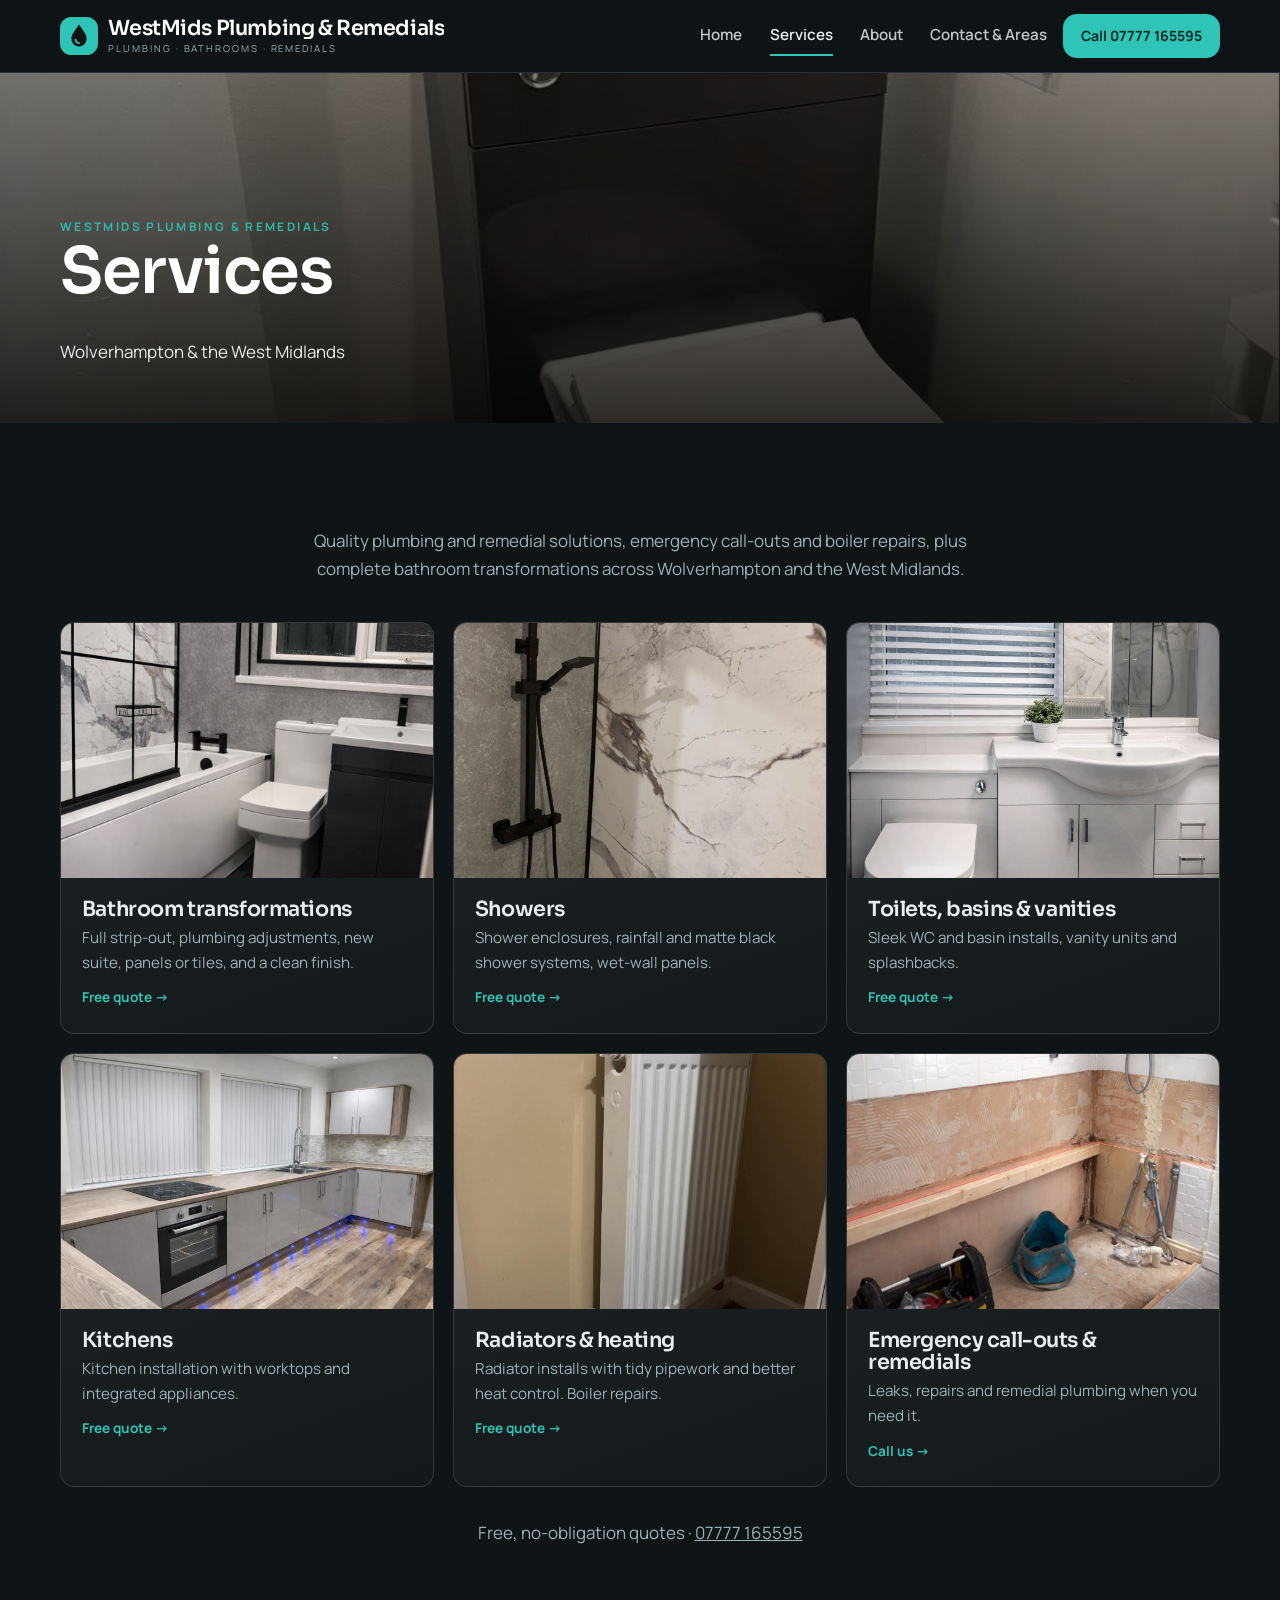
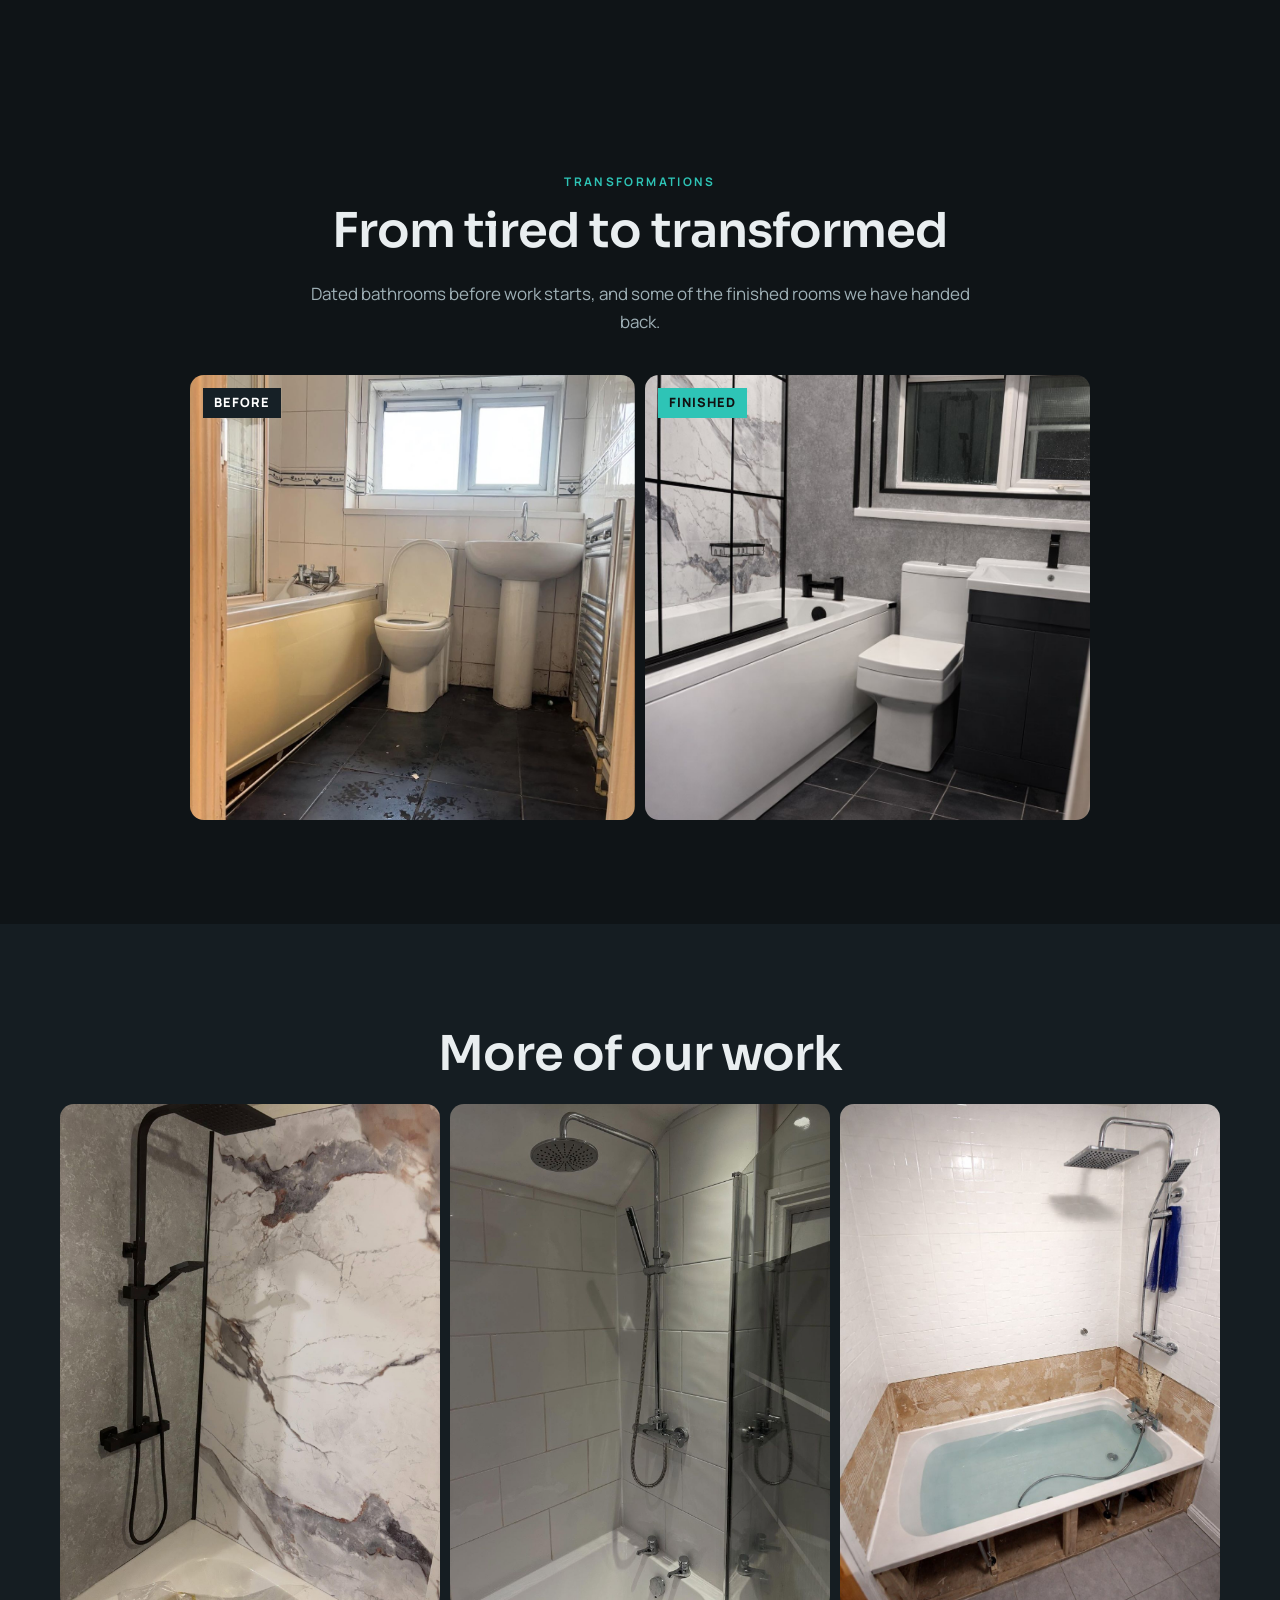
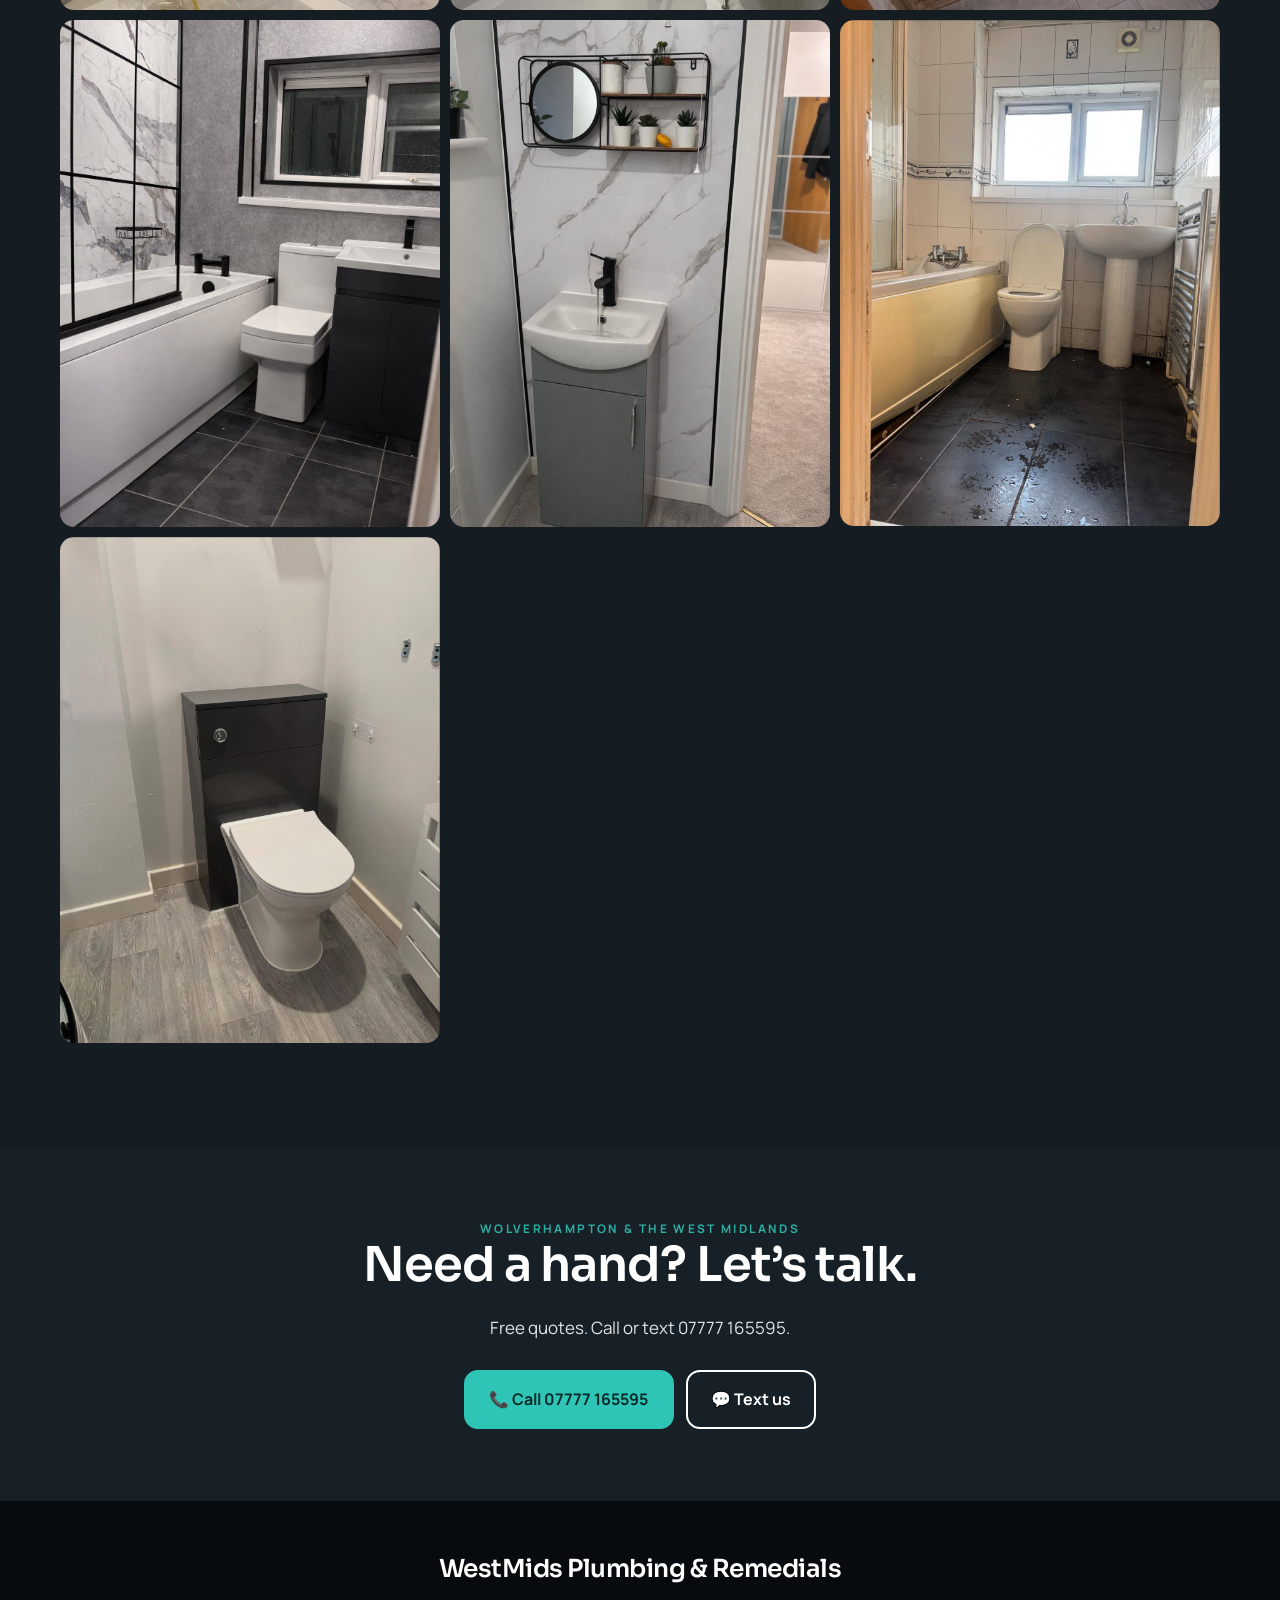
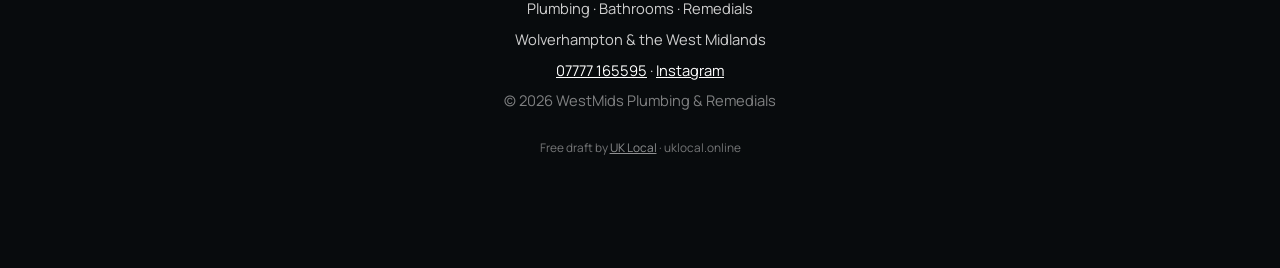
<file: services.html>
<!doctype html><html lang="en-GB"><head><meta charset="utf-8"><meta name="viewport" content="width=device-width,initial-scale=1">
<title>Services | WestMids Plumbing &amp; Remedials</title><meta name="description" content="Quality plumbing and remedial solutions, emergency call-outs and boiler repairs, plus complete bathroom transformations across Wolverhampton and the West Midlands."><meta name="robots" content="noindex, nofollow"><meta name="theme-color" content="#162026">
<meta property="og:title" content="WestMids Plumbing &amp; Remedials | Wolverhampton"><meta property="og:description" content="Quality plumbing and remedial solutions, emergency call-outs and boiler repairs, plus complete bathroom transformations across Wolverhampton and the West Midlands."><meta property="og:image" content="https://westmidsplumbing.uklocal.online/assets/images/marble-gold.jpg">
<link rel="icon" href="data:image/svg+xml,%3Csvg%20viewBox%3D%220%200%2040%2040%22%20xmlns%3D%22http%3A//www.w3.org/2000/svg%22%3E%3Crect%20width%3D%2240%22%20height%3D%2240%22%20rx%3D%2212%22%20fill%3D%22%232ec4b6%22/%3E%3Cpath%20d%3D%22M20%208c5%207%208%2011%208%2015a8%208%200%200%201-16%200c0-4%203-8%208-15z%22%20fill%3D%22%230f1417%22/%3E%3Cpath%20d%3D%22M16.5%2024a3.5%203.5%200%200%200%203.5%203.5%22%20stroke%3D%22%232ec4b6%22%20stroke-width%3D%222%22%20fill%3D%22none%22%20stroke-linecap%3D%22round%22/%3E%3C/svg%3E">
<link rel="preconnect" href="https://fonts.googleapis.com"><link rel="preconnect" href="https://fonts.gstatic.com" crossorigin>
<link href="https://fonts.googleapis.com/css2?family=Sora:wght@400;600;700;800&family=Manrope:wght@400;500;600;700;800&display=swap" rel="stylesheet"><link rel="stylesheet" href="css/styles.css"></head><body>
<header class="nav"><div class="wrap nav-in"><a class="brand" href="index.html"><svg viewBox="0 0 40 40" aria-hidden="true"><rect width="40" height="40" rx="12" fill="var(--b)"/><path d="M20 8c5 7 8 11 8 15a8 8 0 0 1-16 0c0-4 3-8 8-15z" fill="#0f1417"/><path d="M16.5 24a3.5 3.5 0 0 0 3.5 3.5" stroke="var(--b)" stroke-width="2" fill="none" stroke-linecap="round"/></svg><span><b>WestMids Plumbing &amp; Remedials</b><small>Plumbing · Bathrooms · Remedials</small></span></a>
<nav class="links" id="links"><a href="index.html">Home</a><a href="services.html" class=on>Services</a><a href="about.html">About</a><a href="contact.html">Contact &amp; Areas</a></nav><a class="btn sm" href="tel:+447777165595">Call 07777 165595</a><button class="burger" id="burger" aria-label="Menu"><span></span><span></span><span></span></button></div></header><main><section class="phero"><img src="assets/images/toilet-basin.jpg" alt=""><div class="shade"></div><div class="wrap rv"><p class="eyebrow">WestMids Plumbing &amp; Remedials</p><h1>Services</h1><p>Wolverhampton &amp; the West Midlands</p></div></section>
<section class="s"><div class="wrap"><p class="center sub">Quality plumbing and remedial solutions, emergency call-outs and boiler repairs, plus complete bathroom transformations across Wolverhampton and the West Midlands.</p><div class="glass"><article class="gl rv"><img src="assets/images/bathroom-black.jpg" alt="Modern panels and matte black fittings" loading="lazy"><div><h3>Bathroom transformations</h3><p>Full strip-out, plumbing adjustments, new suite, panels or tiles, and a clean finish.</p><span class="price">Free quote →</span></div></article><article class="gl rv"><img src="assets/images/black-shower.jpg" alt="Bold marble panels and a matte black shower system" loading="lazy"><div><h3>Showers</h3><p>Shower enclosures, rainfall and matte black shower systems, wet-wall panels.</p><span class="price">Free quote →</span></div></article><article class="gl rv"><img src="assets/images/vanity-wc.jpg" alt="Full vanity and WC installation" loading="lazy"><div><h3>Toilets, basins &amp; vanities</h3><p>Sleek WC and basin installs, vanity units and splashbacks.</p><span class="price">Free quote →</span></div></article><article class="gl rv"><img src="assets/images/kitchen.jpg" alt="L-shaped kitchen with integrated appliances" loading="lazy"><div><h3>Kitchens</h3><p>Kitchen installation with worktops and integrated appliances.</p><span class="price">Free quote →</span></div></article><article class="gl rv"><img src="assets/images/radiator.jpg" alt="Fresh radiator installation" loading="lazy"><div><h3>Radiators &amp; heating</h3><p>Radiator installs with tidy pipework and better heat control. Boiler repairs.</p><span class="price">Free quote →</span></div></article><article class="gl rv"><img src="assets/images/strip-out.jpg" alt="Full strip-out in progress" loading="lazy"><div><h3>Emergency call-outs &amp; remedials</h3><p>Leaks, repairs and remedial plumbing when you need it.</p><span class="price">Call us →</span></div></article></div>
<p class="center" style="margin-top:2rem;color:var(--mut)">Free, no-obligation quotes · <a href="tel:+447777165595">07777 165595</a></p></div></section><section class="s"><div class="wrap"><p class="eyebrow center">Transformations</p><h2 class="center">From tired to transformed</h2><p class="center sub">Dated bathrooms before work starts, and some of the finished rooms we have handed back.</p><div class="ba rv"><figure><img src="assets/images/before-1.jpg" alt="A dated bathroom before work starts" loading="lazy"><figcaption>Before</figcaption></figure><figure><img src="assets/images/bathroom-black.jpg" alt="A finished modern bathroom" loading="lazy"><figcaption>Finished</figcaption></figure></div></div></section>
<section class="s alt"><div class="wrap"><h2 class="center">More of our work</h2><div class="gal rv"><a href="assets/images/black-shower.jpg" data-lb="Bold marble panels and a matte black shower system"><img src="assets/images/black-shower.jpg" alt="Bold marble panels and a matte black shower system" loading="lazy"></a><a href="assets/images/bathroom-black.jpg" data-lb="Modern panels and matte black fittings"><img src="assets/images/bathroom-black.jpg" alt="Modern panels and matte black fittings" loading="lazy"></a><a href="assets/images/toilet-basin.jpg" data-lb="Sleek toilet and basin install"><img src="assets/images/toilet-basin.jpg" alt="Sleek toilet and basin install" loading="lazy"></a><a href="assets/images/rainfall-shower.jpg" data-lb="Chrome rainfall shower over the bath"><img src="assets/images/rainfall-shower.jpg" alt="Chrome rainfall shower over the bath" loading="lazy"></a><a href="assets/images/basin-cladding.jpg" data-lb="Wash basin with PVC cladding splashback"><img src="assets/images/basin-cladding.jpg" alt="Wash basin with PVC cladding splashback" loading="lazy"></a><a href="assets/images/bath-levelled.jpg" data-lb="Bath set and levelled, ready for finishing"><img src="assets/images/bath-levelled.jpg" alt="Bath set and levelled, ready for finishing" loading="lazy"></a><a href="assets/images/before-1.jpg" data-lb="A dated bathroom before work starts"><img src="assets/images/before-1.jpg" alt="A dated bathroom before work starts" loading="lazy"></a></div></div></section><section class="band"><div class="wrap rv"><p class="eyebrow">Wolverhampton &amp; the West Midlands</p><h2>Need a hand? Let’s talk.</h2><p>Free quotes. Call or text 07777 165595.</p>
<div class="cta"><a class="btn" href="tel:+447777165595">📞 Call 07777 165595</a><a class="btn ghost" style="color:#fff" href="sms:+447777165595">💬 Text us</a></div></div></section></main>
<footer class="foot"><div class="wrap"><b>WestMids Plumbing &amp; Remedials</b><p>Plumbing · Bathrooms · Remedials</p><p>Wolverhampton &amp; the West Midlands</p>
<p><a href="tel:+447777165595">07777 165595</a> · <a href="https://www.instagram.com/wmp_rs/" rel="noopener">Instagram</a></p><p style="opacity:.6">© 2026 WestMids Plumbing &amp; Remedials</p>
<p class="ex">Free draft by <a href="https://uklocal.online">UK Local</a> · uklocal.online</p></div></footer>
<div class="mbar"><a class="call" href="tel:+447777165595">📞 Call</a><a href="sms:+447777165595">💬 Text</a><a href="contact.html">📍 Areas</a></div>
<div class="lb" id="lb"><button aria-label="Close">×</button><img alt=""><p></p></div><script src="js/main.js"></script></body></html>
</file>
<file: css/styles.css>
:root{--bg:#0f1417;--fg:#e9eef0;--a:#162026;--b:#2ec4b6;--c:#151d22;--r:14px;--f1:'Sora',Georgia,serif;--f2:'Manrope',system-ui,sans-serif;--mut:#9fb0b6;--card:rgba(255,255,255,.04);--line:rgba(255,255,255,.12)}
*{box-sizing:border-box}html{scroll-behavior:smooth}body{margin:0;background:var(--bg);color:var(--fg);font-family:var(--f2);line-height:1.65;-webkit-font-smoothing:antialiased;font-size:17px}
img{max-width:100%;display:block}a{color:inherit}.wrap{width:min(100% - 2.5rem,1160px);margin:auto}
h1,h2,h3{font-family:var(--f1);line-height:1.08;margin:0 0 .5em;font-weight:600;letter-spacing:-.02em}h2{font-size:clamp(1.9rem,4.2vw,3rem)}h3{font-size:1.3rem}
.eyebrow{text-transform:uppercase;letter-spacing:.2em;font-size:.74rem;font-weight:700;color:var(--b);margin:0 0 .8rem;font-family:var(--f2)}.center{text-align:center}.sub{color:var(--mut);max-width:660px}.center.sub{margin:0 auto 2.4rem}
.nav{position:sticky;top:0;z-index:40;background:rgba(15,20,23,.86);backdrop-filter:blur(12px);-webkit-backdrop-filter:blur(12px);border-bottom:1px solid var(--line)}.nav-in{display:flex;align-items:center;gap:1rem;height:72px}
.brand{text-decoration:none;display:flex;align-items:center;gap:.65rem;margin-right:auto;min-width:0}.brand svg{width:38px;height:38px;flex:none}.brand span{display:flex;flex-direction:column;line-height:1;min-width:0}.brand b{font-family:var(--f1);font-size:1.3rem;color:#fff;font-weight:600;letter-spacing:-.02em;white-space:nowrap;overflow:hidden;text-overflow:ellipsis}.brand small{font-size:.6rem;letter-spacing:.2em;text-transform:uppercase;color:var(--mut);margin-top:5px;white-space:nowrap}
.links{display:flex;gap:1.7rem}.links a{text-decoration:none;font-weight:600;font-size:.95rem;opacity:.82;padding:6px 0;border-bottom:2px solid transparent}.links a:hover,.links a.on{opacity:1;border-color:var(--b)}
.btn{display:inline-flex;align-items:center;justify-content:center;gap:.45rem;text-decoration:none;font-weight:700;padding:.9rem 1.45rem;border-radius:var(--r);background:var(--b);color:#062a27;border:2px solid var(--b);transition:.25s;font-family:var(--f2);font-size:1rem;cursor:pointer}.btn:hover{transform:translateY(-2px);filter:brightness(1.07)}.btn.ghost{background:transparent;color:inherit;border-color:currentColor}.btn.sm{padding:.55rem 1rem;font-size:.88rem}.btn.alt{background:var(--a);border-color:var(--a);color:#fff}
.burger{display:none;background:none;border:0;width:44px;height:44px;cursor:pointer;color:inherit;padding:0;flex:none}.burger span{display:block;height:2px;background:currentColor;margin:7px 9px;transition:.3s}
@media(max-width:880px){.links{position:fixed;inset:72px 0 auto 0;flex-direction:column;gap:0;background:var(--bg);padding:.5rem 1.25rem 1.25rem;transform:translateY(-160%);transition:.35s;box-shadow:0 20px 40px rgba(0,0,0,.2)}.links.open{transform:none}.links a{padding:14px 0;border-bottom:1px solid var(--line);font-size:1.05rem}.burger{display:block}.nav .btn.sm{display:none}}
.badges{display:flex;flex-wrap:wrap;gap:.5rem;margin-top:1.8rem}.badges span{font-size:.8rem;font-weight:600;padding:.42rem .9rem;border-radius:99px;background:rgba(255,255,255,.14);border:1px solid rgba(255,255,255,.32);backdrop-filter:blur(6px)}
.cta{display:flex;flex-wrap:wrap;gap:.75rem;margin-top:1.7rem}
/* hero: full */
.hero{position:relative;overflow:hidden}.hero.full{color:#fff;min-height:clamp(560px,88vh,840px);display:flex;align-items:flex-end}.hero.full .bgimg{position:absolute;inset:0;width:100%;height:100%;object-fit:cover;animation:kb 20s ease-out both}@keyframes kb{from{transform:scale(1.12)}to{transform:scale(1)}}
.hero.full .shade{position:absolute;inset:0;background:linear-gradient(180deg,rgba(20,16,10,.15),rgba(20,16,10,.35) 45%,rgba(20,16,10,.88))}.hero.full .hero-in{position:relative;max-width:760px;padding:10rem 0 4.5rem}
.hero h1{font-size:clamp(2.6rem,7vw,5rem);margin-bottom:.55rem}.hero h1 em{font-style:normal;color:var(--b)}.hero .lead{font-size:1.14rem;opacity:.94;max-width:610px;margin:0}
/* hero: block */
.hero.block{background:var(--a);color:#fff}.hero.block .grid2{display:grid;grid-template-columns:1.05fr 1fr;min-height:clamp(560px,82vh,780px)}.hero.block .hero-in{padding:4rem clamp(1.25rem,5vw,4.5rem) 4rem max(1.25rem,calc((100vw - 1160px)/2));align-self:center}.hero.block .pic{position:relative;min-height:340px}.hero.block .pic img{position:absolute;inset:0;width:100%;height:100%;object-fit:cover}.hero.block .pic .tag{position:absolute;left:0;bottom:2rem;background:var(--b);color:#111;font-weight:800;padding:.75rem 1.2rem;font-size:.95rem;text-transform:uppercase;letter-spacing:.05em}
.statbar{background:var(--b);color:#111}.statbar .wrap{display:grid;grid-template-columns:repeat(3,1fr);gap:1rem;padding:1.3rem 0}.statbar b{display:block;font-family:var(--f1);font-size:1.9rem;line-height:1;letter-spacing:-.02em}.statbar span{font-size:.88rem;font-weight:600}
/* hero: split */
.hero.split{background:radial-gradient(circle at 80% 20%,rgba(46,196,182,.16),transparent 55%),var(--bg)}.hero.split .grid2{display:grid;grid-template-columns:1fr 1fr;align-items:center;gap:3rem;min-height:clamp(560px,84vh,780px);padding:3rem 0}
.hero.split .pic{position:relative;height:clamp(440px,70vh,640px)}.hero.split .pic img{position:absolute;object-fit:cover;border-radius:var(--r);box-shadow:0 30px 70px rgba(0,0,0,.45)}.hero.split .p1{top:0;right:0;width:74%;height:82%}.hero.split .p2{left:0;bottom:0;width:50%;height:52%;border:5px solid var(--bg)}
.hcard{position:absolute;right:4%;bottom:4%;background:var(--b);color:#062a27;border-radius:var(--r);padding:.95rem 1.25rem;box-shadow:0 18px 40px rgba(0,0,0,.35);font-size:.9rem;line-height:1.35;font-weight:600}.hcard b{display:block;font-family:var(--f1);font-size:1.15rem}
.hero.split h1{font-size:clamp(2.3rem,4.6vw,3.9rem)}.hero.split .badges span{background:rgba(255,255,255,.06);border-color:rgba(255,255,255,.14)}
/* hero: framed */
.hero.framed{padding:1.2rem 0 0}.hero.framed .frame{position:relative;border-radius:calc(var(--r)*2);overflow:hidden;min-height:clamp(560px,82vh,760px);display:flex;align-items:flex-end}.hero.framed .frame>img{position:absolute;inset:0;width:100%;height:100%;object-fit:cover}.hero.framed .frame:after{content:'';position:absolute;inset:0;background:linear-gradient(90deg,rgba(15,17,19,.82),rgba(15,17,19,.25) 70%)}
.hero.framed .hero-in{position:relative;z-index:2;color:#fff;max-width:700px;padding:3rem clamp(1.4rem,5vw,3.5rem)}.hero.framed .chip{position:absolute;z-index:2;top:1.4rem;right:1.4rem;background:#fff;color:var(--fg);border-radius:99px;padding:.55rem 1rem;font-weight:800;font-size:.9rem;box-shadow:0 10px 30px rgba(0,0,0,.25)}.hero.framed .chip i{color:var(--b);font-style:normal}
@media(max-width:880px){.hero.block .grid2,.hero.split .grid2{grid-template-columns:1fr}.hero.block .pic{order:-1;min-height:280px}.hero.block .hero-in{padding:2.6rem 1.25rem 3rem}.hero.split .grid2{gap:2rem;min-height:0;padding:2rem 0 3rem}.hero.split .pic{height:380px;order:-1}.statbar .wrap{grid-template-columns:1fr;gap:.6rem}.statbar b{font-size:1.5rem;display:inline;margin-right:.4rem}.hero.framed .frame{min-height:600px}.hero.framed .frame:after{background:linear-gradient(180deg,rgba(15,17,19,.2),rgba(15,17,19,.88) 60%)}}
section.s{padding:clamp(4rem,9vw,6.5rem) 0}.alt{background:var(--c)}.two{display:grid;grid-template-columns:1fr 1fr;gap:clamp(2rem,5vw,4.5rem);align-items:center}@media(max-width:880px){.two{grid-template-columns:1fr}}
.stack{position:relative;min-height:460px;margin:0}.stack img{position:absolute;object-fit:cover;border-radius:var(--r);box-shadow:0 24px 50px rgba(0,0,0,.22)}.stack .a1{left:0;top:0;width:72%;height:80%}.stack .a2{right:0;bottom:0;width:52%;height:56%;border:6px solid var(--bg)}
.alt .stack .a2{border-color:var(--c)}
.ticks{list-style:none;padding:0;margin:1.2rem 0 0}.ticks li{padding:.45rem 0 .45rem 1.9rem;position:relative}.ticks li:before{content:'';position:absolute;left:0;top:.95rem;width:11px;height:11px;border-radius:50%;background:var(--b)}
.feats{display:grid;grid-template-columns:repeat(auto-fit,minmax(250px,1fr));gap:1.2rem}.feat{position:relative;border-radius:var(--r);overflow:hidden;aspect-ratio:3/4;color:#fff;text-decoration:none}.feat img{position:absolute;inset:0;width:100%;height:100%;object-fit:cover;transition:.6s}.feat:hover img{transform:scale(1.05)}.feat div{position:absolute;inset:auto 0 0 0;padding:4rem 1.3rem 1.3rem;background:linear-gradient(transparent,rgba(0,0,0,.88))}.feat h3{margin:0 0 .25rem;color:#fff}.feat p{margin:0;font-size:.93rem;opacity:.9}.feat .price{display:inline-block;margin-top:.6rem;font-size:.8rem;font-weight:700;background:var(--b);color:#062a27;padding:.2rem .65rem;border-radius:99px}
@media(max-width:880px){.feat{aspect-ratio:4/3}}
.svcs{display:grid;grid-template-columns:repeat(auto-fit,minmax(320px,1fr));gap:1.2rem}.svc{display:grid;grid-template-columns:130px 1fr;background:var(--card);border:1px solid var(--line);border-radius:var(--r);overflow:hidden;transition:.25s}.svc:hover{transform:translateY(-4px);box-shadow:0 14px 30px rgba(0,0,0,.12)}.svc img{width:100%;height:100%;object-fit:cover;min-height:130px}.svc div{padding:1.1rem 1.2rem}.svc h3{margin:0 0 .25rem}.svc p{margin:0;color:var(--mut);font-size:.95rem;line-height:1.5}.svc .price{display:inline-block;margin-top:.6rem;background:var(--b);color:#062a27;font-weight:700;font-size:.8rem;padding:.22rem .7rem;border-radius:99px}
.svcs.big .svc{grid-template-columns:1fr}.svcs.big .svc img{aspect-ratio:16/10;height:auto}
.glass{display:grid;grid-template-columns:repeat(auto-fit,minmax(300px,1fr));gap:1.2rem}.gl{background:linear-gradient(160deg,rgba(255,255,255,.07),rgba(255,255,255,.02));border:1px solid var(--line);border-radius:var(--r);overflow:hidden}.gl img{width:100%;aspect-ratio:16/11;object-fit:cover}.gl div{padding:1.2rem 1.3rem 1.4rem}.gl h3{margin:0 0 .3rem}.gl p{margin:0;color:var(--mut);font-size:.95rem}.gl .price{display:inline-block;margin-top:.7rem;color:var(--b);font-weight:700;font-size:.85rem}
.rows{display:grid;gap:1rem}.row{display:grid;grid-template-columns:64px 1fr auto;gap:1.1rem;align-items:center;padding:1.2rem 1.3rem;border:1px solid var(--line);border-radius:var(--r);background:var(--card)}.row .ic{width:64px;height:64px;border-radius:var(--r);object-fit:cover}.row h3{margin:0;font-size:1.2rem}.row p{margin:.15rem 0 0;color:var(--mut);font-size:.94rem;line-height:1.45}.row .price{font-weight:800;color:var(--b);white-space:nowrap}@media(max-width:600px){.row{grid-template-columns:56px 1fr}.row .ic{width:56px;height:56px}.row .price{grid-column:2}}
.ptable{max-width:620px;margin:2.4rem auto 0;background:var(--card);border-radius:var(--r);border:2px solid var(--b);overflow:hidden}.ptable h3{margin:0;background:var(--b);color:#fff;padding:1rem 1.4rem;font-size:1.15rem}.ptable ul{list-style:none;margin:0;padding:.4rem 1.4rem}.ptable li{display:flex;justify-content:space-between;padding:.8rem 0;border-bottom:1px dashed var(--line);font-weight:600}.ptable li:last-child{border:0}.ptable li b{color:var(--b);font-size:1.15rem}.ptable p{margin:0;padding:0 1.4rem 1.1rem;color:var(--mut);font-size:.85rem}
.steps{display:grid;grid-template-columns:repeat(3,1fr);gap:1.2rem;counter-reset:s}.step{background:var(--card);border-radius:var(--r);padding:1.6rem;border:1px solid var(--line);border-top:4px solid var(--b)}.step:before{counter-increment:s;content:counter(s);display:grid;place-items:center;width:46px;height:46px;border-radius:50%;background:var(--a);color:#fff;font-family:var(--f1);font-size:1.4rem;font-weight:700;margin-bottom:.8rem}.step h3{margin:0 0 .3rem}.step p{margin:0;color:var(--mut)}@media(max-width:880px){.steps{grid-template-columns:1fr}}
.chips{display:flex;flex-wrap:wrap;gap:.5rem;margin:1.2rem 0}.chips span{background:var(--card);border:1px solid var(--line);border-radius:99px;padding:.42rem .95rem;font-weight:600;font-size:.92rem}
.strip{display:grid;grid-template-columns:2fr 1fr 1fr;grid-auto-rows:230px;gap:10px}.strip a:first-child{grid-row:span 2}.strip img{width:100%;height:100%;object-fit:cover;transition:.4s}.strip a{overflow:hidden;border-radius:var(--r)}.strip a:hover img{transform:scale(1.06)}@media(max-width:700px){.strip{grid-template-columns:1fr 1fr;grid-auto-rows:150px}}
.gal{columns:3 250px;column-gap:10px}.gal a{display:block;margin-bottom:10px;border-radius:var(--r);overflow:hidden;break-inside:avoid;position:relative}.gal img{width:100%;transition:.4s}.gal a:hover img{transform:scale(1.04)}
.ba{display:grid;grid-template-columns:1fr 1fr;gap:10px;max-width:900px;margin:0 auto}.ba figure{margin:0;position:relative;border-radius:var(--r);overflow:hidden}.ba img{width:100%;aspect-ratio:1;object-fit:cover}.ba figcaption{position:absolute;left:.8rem;top:.8rem;background:var(--a);color:#fff;font-weight:800;font-size:.8rem;padding:.3rem .7rem;text-transform:uppercase;letter-spacing:.08em}.ba figure+figure figcaption{background:var(--b);color:#111}
.quotes{display:grid;grid-template-columns:repeat(auto-fit,minmax(270px,1fr));gap:1.2rem}.quotes blockquote{margin:0;padding:1.6rem;background:var(--card);border-radius:var(--r);border:1px solid var(--line);border-top:4px solid var(--b);font-size:1.08rem;line-height:1.5}.quotes .stars{color:var(--b);letter-spacing:.15em;display:block;margin-bottom:.4rem}.quotes cite{display:block;margin-top:.9rem;font-style:normal;font-size:.8rem;color:var(--mut);letter-spacing:.1em;text-transform:uppercase;font-weight:700}
.rates{display:flex;flex-wrap:wrap;justify-content:center;gap:1rem;margin-top:1.8rem}.rate{background:var(--card);border:1px solid var(--line);border-radius:var(--r);padding:1.2rem 1.6rem;text-align:center;min-width:220px}.rate b{display:block;font-family:var(--f1);font-size:2.3rem;color:var(--b);line-height:1.1}.rate span{color:var(--mut);font-size:.9rem;font-weight:600}
.noreview{max-width:620px;margin:0 auto;text-align:center;background:var(--card);border:1px dashed var(--line);border-radius:var(--r);padding:2rem 1.6rem}.noreview p{color:var(--mut);margin:.4rem 0 1.2rem}
.pull{font-family:var(--f1);font-size:clamp(1.3rem,2.6vw,1.75rem);line-height:1.35;border-left:4px solid var(--b);padding-left:1.2rem;margin:1.8rem 0;}.pull small{display:block;font-family:var(--f2);font-size:.78rem;letter-spacing:.12em;text-transform:uppercase;color:var(--mut);margin-top:.6rem;font-style:normal}
.band{background:var(--a);color:#fff;text-align:center;padding:4.5rem 0}.band h2{color:#fff}.band p{opacity:.88;margin:0 auto;max-width:560px}.band .cta{justify-content:center}
.phero{position:relative;color:#fff;padding:9rem 0 3.6rem;overflow:hidden}.phero img{position:absolute;inset:0;width:100%;height:100%;object-fit:cover}.phero .shade{position:absolute;inset:0;background:linear-gradient(180deg,rgba(0,0,0,.3),rgba(0,0,0,.8))}.phero .wrap{position:relative}.phero h1{font-size:clamp(2.3rem,6vw,4rem)}.phero p{opacity:.9;margin:0;max-width:640px}
dl.info{display:grid;grid-template-columns:auto minmax(0,1fr);gap:.8rem 1.4rem;margin:1.4rem 0}dl.info dt{font-weight:800;color:var(--b);text-transform:uppercase;font-size:.74rem;letter-spacing:.15em;padding-top:.3rem}dl.info dd{margin:0;min-width:0;overflow-wrap:anywhere}dl.info a{color:inherit;font-weight:700}
.hours{width:100%;border-collapse:collapse;margin:1rem 0}.hours td{padding:.7rem 0;border-bottom:1px solid var(--line)}.hours td:last-child{text-align:right;font-weight:700}
.map iframe{width:100%;height:460px;border:0;border-radius:var(--r);filter:grayscale(.2) invert(.9) hue-rotate(180deg)}
.foot{background:#080b0d;color:#cfcfcf;padding:3rem 0 6.5rem;text-align:center;font-size:.92rem}.foot b{font-family:var(--f1);font-size:1.55rem;color:#fff;font-weight:600;letter-spacing:-.02em}.foot a{color:#fff}.foot p{margin:.4rem 0}.foot .ex{margin-top:1.6rem;font-size:.74rem;opacity:.55}
.mbar{position:fixed;left:0;right:0;bottom:0;display:none;z-index:50;background:var(--a);box-shadow:0 -6px 20px rgba(0,0,0,.25);padding-bottom:env(safe-area-inset-bottom)}.mbar a{flex:1;text-align:center;color:#fff;text-decoration:none;font-weight:700;padding:15px 4px;font-size:.95rem}.mbar a.call{background:var(--b);color:#062a27}.mbar a+a{border-left:1px solid rgba(255,255,255,.18)}@media(max-width:880px){.mbar{display:flex}}
.lb{position:fixed;inset:0;background:rgba(0,0,0,.92);display:none;align-items:center;justify-content:center;z-index:99;padding:1rem}.lb.on{display:flex}.lb img{max-height:86vh;max-width:94vw;border-radius:6px}.lb p{position:absolute;bottom:1.2rem;color:#fff;width:100%;text-align:center;margin:0;padding:0 1rem}.lb button{position:absolute;top:1rem;right:1rem;background:none;border:0;color:#fff;font-size:2.4rem;cursor:pointer}
.hero.framed .chip{white-space:nowrap}@media(max-width:880px){.hero.framed .hero-in{padding-top:5rem}}@media(max-width:480px){.brand b{font-size:1.02rem;white-space:normal;line-height:1.12}.brand small{display:none}.brand svg{width:34px;height:34px}}
.rv{opacity:0;transform:translateY(26px);transition:opacity .8s ease,transform .8s ease}.rv.in{opacity:1;transform:none}
@media(prefers-reduced-motion:reduce){.rv{opacity:1;transform:none;transition:none}.hero .bgimg{animation:none}}
</file>
